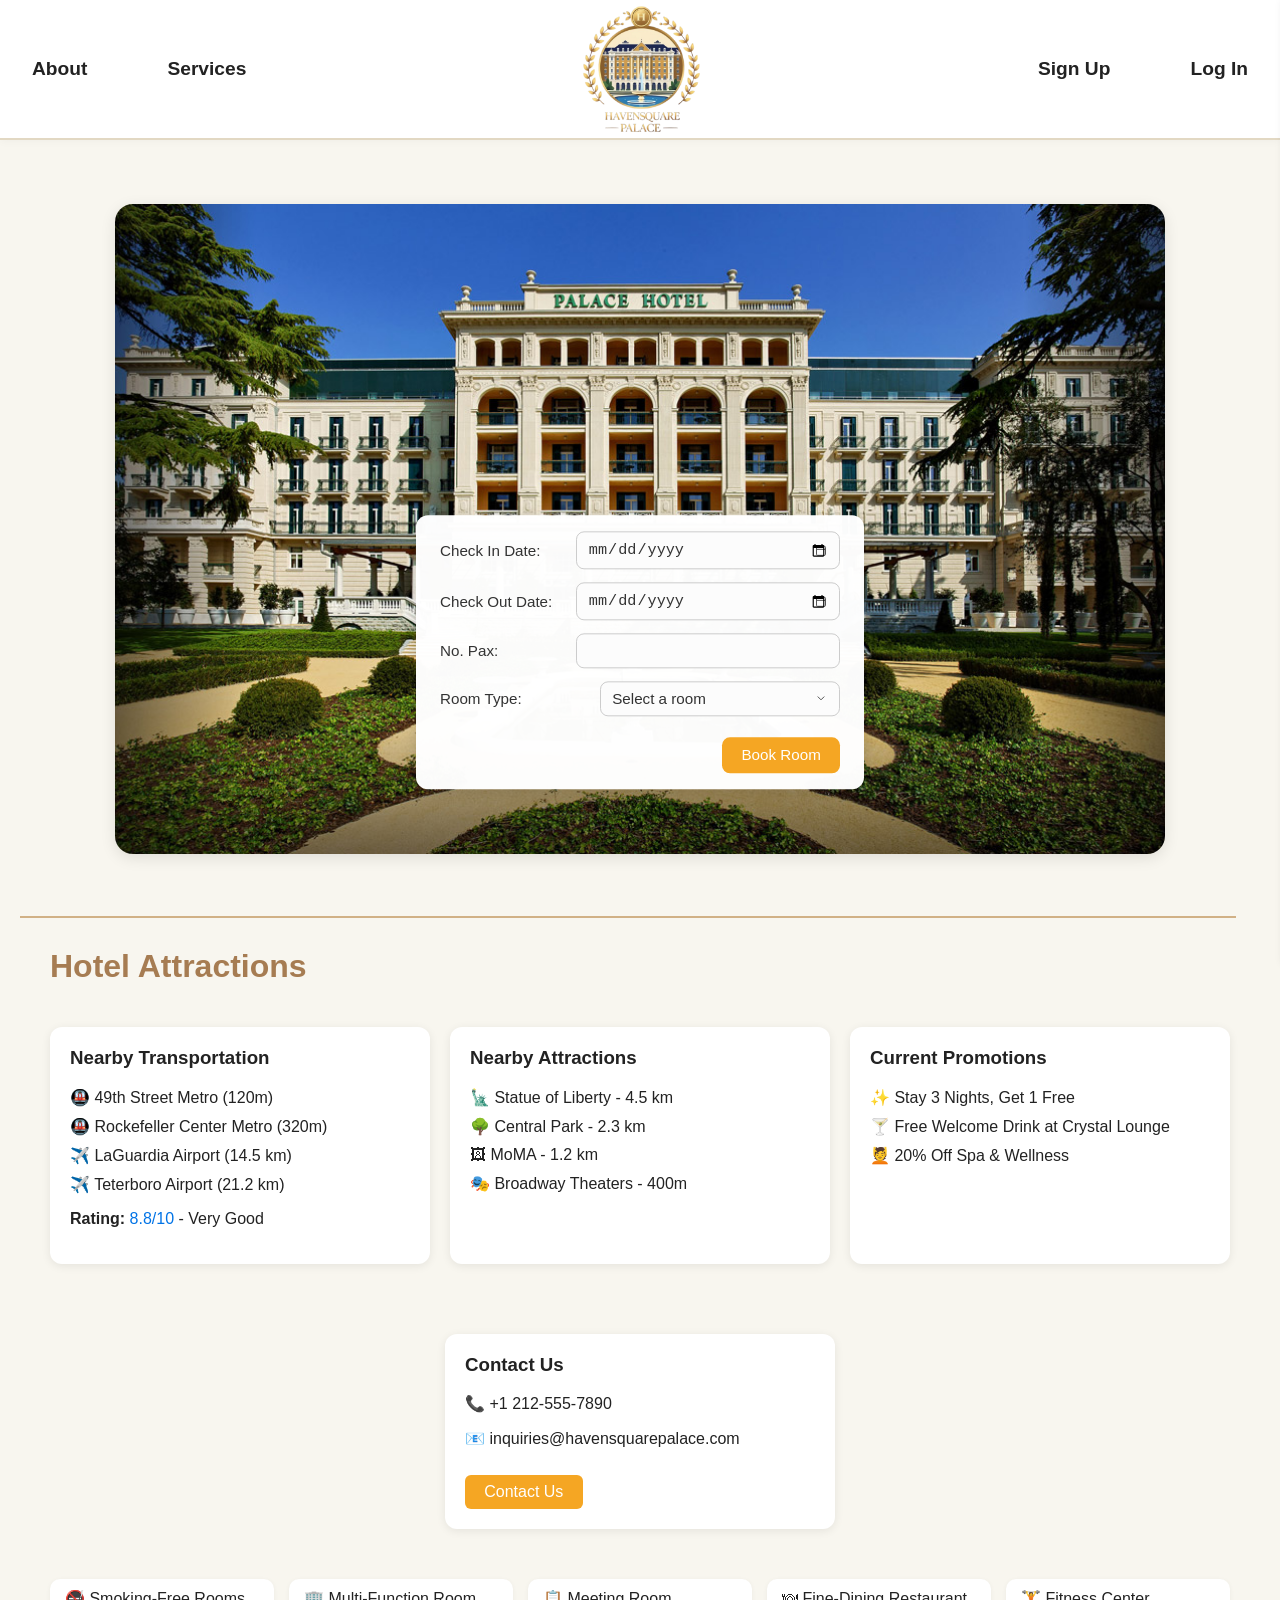
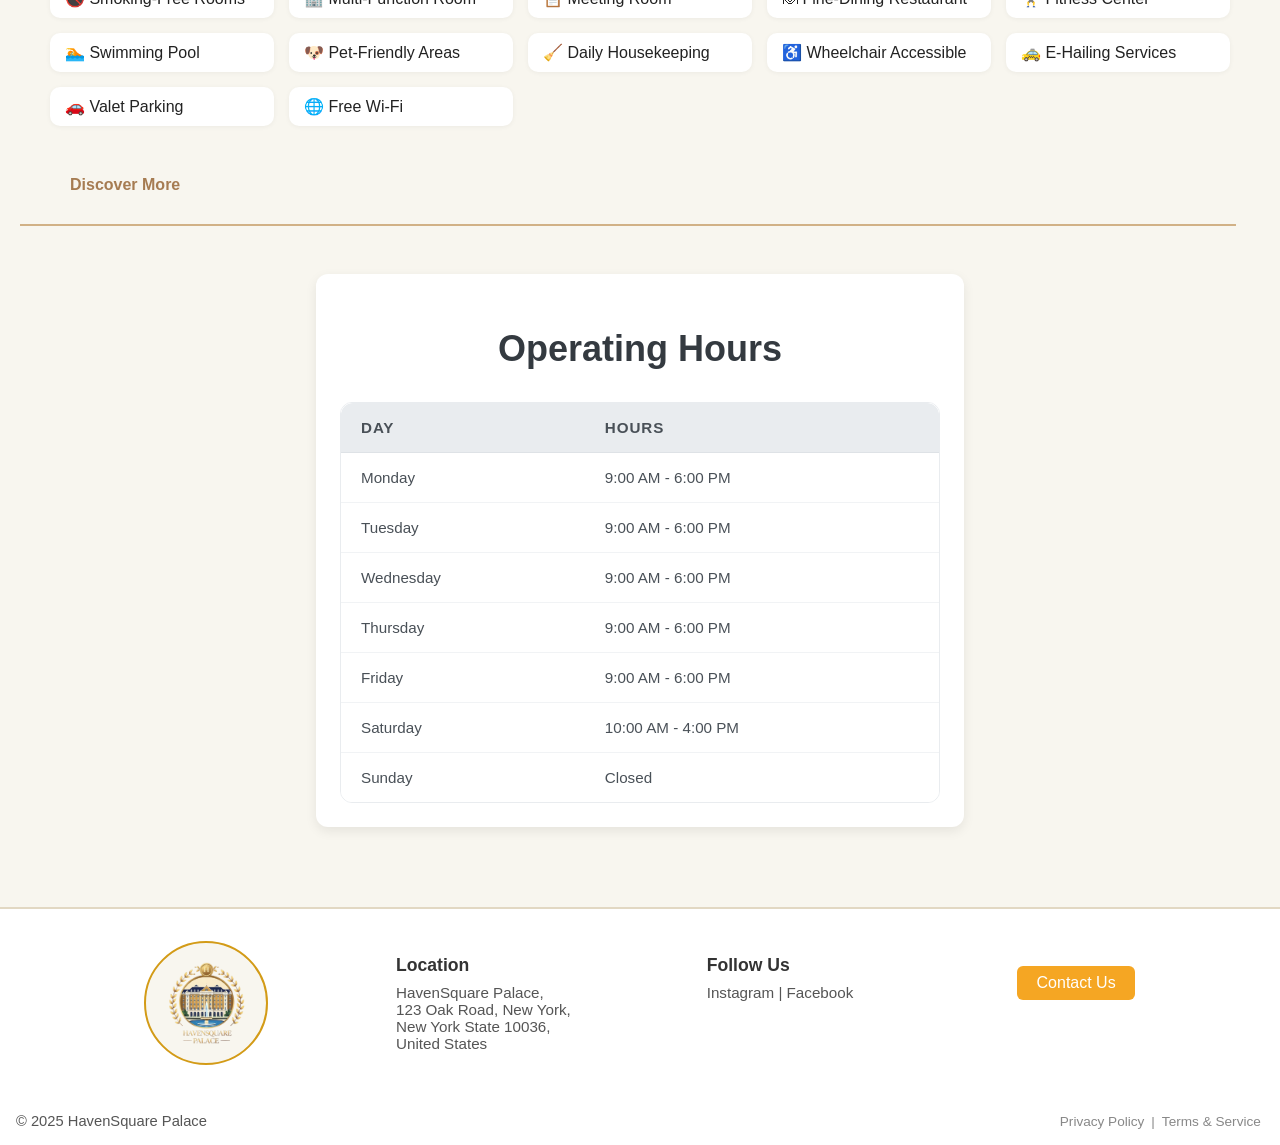
<file: HavenSquare Palace/index.html>
<!DOCTYPE html>
<html lang="en">

<head>
  <meta charset="UTF-8">
  <meta name="viewport" content="width=device-width, initial-scale=1.0">
  <title>HavenSquare Palace</title>
  <link rel="stylesheet" href="css/external_css_styling.css">
  <link rel="stylesheet" href="css/index_styling.css">
  <script src="javascript/script.js" ></script>
  <link rel="icon" href="images/logo.png">
</head>

<body>

  <!--HEADER-->
  <header>

    <!--Top Navigation Bar-->
    <nav class="navbar">
      <ul class="nav-left">
        <li><a href="about.html">About</a></li>
        <li><a href="services.html">Services</a></li>
      </ul>

      <a href="index.html" class="logo"></a> 

      <ul class="nav-right">
        <li><a href="signup.html">Sign Up</a></li>
        <li><a href="login.html">Log In</a></li>
      </ul>

      <div class="hamburger" onclick="toggleMenu()">☰</div>
    </nav>

    <div class="hamburger-pane">
      <div class="close-btn" onclick="toggleMenu()">×</div>
      <ul class="hamburger-links">
        <li><a href="index.html">Home</a></li>
        <li><a href="about.html">About</a></li>
        <li><a href="services.html">Services</a></li>
        <li><a href="contact.html">Contact</a></li>
        <li><a href="signup.html">Sign Up / Log In</a></li>
      </ul>
    </div>

  </header>


  <!--MAIN CONTENT-->
  <main>

    <!--Room Booking Interface on Home Page-->
    <section class="hotel-preview">
      <div class="hopre-image-wrapper">
        <img src="images/hotel.jpg" alt="Hotel" class="preview-image">
        
        <form class="booking-form" action="confirmation.html" method="get">
          <label>Check In Date: <input type="date" name="arrival"></label>
          <label>Check Out Date: <input type="date" name="departure"></label>
          <label>No. Pax: <input type="number" name="pax" min="1" max="10" required></label>

          <label>Room Type:
            <select name="room">
              <option value="" disabled selected>Select a room</option>
              <option>Urban Suite</option>
              <option>Garden Villa</option>
              <option>Skyline Penthouse</option>
              <option>Seaside Retreat</option>
              <option>Heritage Loft</option>
            </select>
          </label>

          <button type="submit">Book Room</button> 
        </form>
      </div>
    </section>

    <div class="divider"></div>
    
    <!--Hotel Attractions-->
    <h1>Hotel Attractions</h1>
    <div class="attraction-container">

      <div class="attraction-box">
        <h3>Nearby Transportation</h3>
        <ul>
          <li>🚇 49th Street Metro (120m)</li>
          <li>🚇 Rockefeller Center Metro (320m)</li>
          <li>✈️ LaGuardia Airport (14.5 km)</li>
          <li>✈️ Teterboro Airport (21.2 km)</li>
        </ul>
        <p><strong>Rating:</strong> <span style="color: #0073e6;">8.8/10</span> - Very Good</p>
      </div>

      <div class="attraction-box">
        <h3>Nearby Attractions</h3>
        <ul>
          <li>🗽 Statue of Liberty - 4.5 km</li>
          <li>🌳 Central Park - 2.3 km</li>
          <li>🖼 MoMA - 1.2 km</li>
          <li>🎭 Broadway Theaters - 400m</li>
        </ul>
      </div>

      <div class="attraction-box">
        <h3>Current Promotions</h3>
        <ul>
          <li>✨ Stay 3 Nights, Get 1 Free</li>
          <li>🍸 Free Welcome Drink at Crystal Lounge</li>
          <li>💆 20% Off Spa & Wellness</li>
        </ul>
      </div>

      <div class="attraction-box">
        <h3>Contact Us</h3>
        <p>📞 +1 212-555-7890</p>
        <p>📧 inquiries@havensquarepalace.com</p>
        <div>
          <a href="contact.html" class="contact-btn">Contact Us</a>
        </div>
      </div>
    </div>

    <!--Amenities-->
    <div class="amenities">
      <div class="amenity-item">🚭 Smoking-Free Rooms</div>
      <div class="amenity-item">🏢 Multi-Function Room</div>
      <div class="amenity-item">📋 Meeting Room</div>
      <div class="amenity-item">🍽 Fine-Dining Restaurant</div>
      <div class="amenity-item">🏋️ Fitness Center</div>
      <div class="amenity-item">🏊 Swimming Pool</div>
      <div class="amenity-item">🐶 Pet-Friendly Areas</div>
      <div class="amenity-item">🧹 Daily Housekeeping</div>
      <div class="amenity-item">♿ Wheelchair Accessible</div>
      <div class="amenity-item">🚕 E-Hailing Services</div>
      <div class="amenity-item">🚗 Valet Parking</div>
      <div class="amenity-item">🌐 Free Wi-Fi</div>
    </div> 

    <!--Discover More Button-->
    <a href="about.html" style="text-decoration: none; color: #a67c52; margin-left: 70px; font-weight: bolder">Discover More</a>

    <div class="divider"></div>

    <!--Business Hours Section-->
    <section class="business-hours-section">
      <div class="hours-container">
        <h2>Operating Hours</h2>

        <div class="hours-table-wrapper">
          <table class="hours-table">
            <thead class="hours-header">
              <tr>
                <th>Day</th>
                <th>Hours</th>
              </tr>
            </thead>

            <tbody class="hours-body">
              <!-- Monday -->
              <tr>
                <td class="hours-day">Monday</td>
                <td class="hours-time">9:00 AM - 6:00 PM</td>
              </tr>

              <!-- Tuesday -->
              <tr>
                <td class="hours-day">Tuesday</td>
                <td class="hours-time">9:00 AM - 6:00 PM</td>
              </tr>

              <!-- Wednesday -->
              <tr>
                <td class="hours-day">Wednesday</td>
                <td class="hours-time">9:00 AM - 6:00 PM</td>
              </tr>

              <!-- Thursday -->
              <tr>
                <td class="hours-day">Thursday</td>
                <td class="hours-time">9:00 AM - 6:00 PM</td>
              </tr>

              <!-- Friday -->
              <tr>
                <td class="hours-day">Friday</td>
                <td class="hours-time">9:00 AM - 6:00 PM</td>
              </tr>

              <!-- Saturday -->
              <tr>
                <td class="hours-day">Saturday</td>
                <td class="hours-time">10:00 AM - 4:00 PM</td>
              </tr>

              <!-- Sunday -->
              <tr>
                <td class="hours-day">Sunday</td>
                <td class="hours-closed">Closed</td>
              </tr>

            </tbody>
          </table>
        </div>
      </div>
    </section>

  </main>


  <!--FOOTER-->
  <footer class="bottom-bar">
    <div class="footer-row">
      <div class="footer-logo">
        <img src="images/logo.png" alt="Company Logo">
      </div>

      <div class="footer-links">
        <div>
          <h3>Location</h3>
          <p>HavenSquare Palace, <br>123 Oak Road, New York, <br>New York State 10036, <br>United States</p>
        </div>

        <div>
          <h3>Follow Us</h3>
          <p>Instagram | Facebook</p>
        </div>

        <div>
          <a href="contact.html" class="contact-btn">Contact Us</a>
        </div>
      </div>
    </div>

    <div class="footer-bottom">
      <span>&copy; 2025 HavenSquare Palace</span>
      <span class="footer-policy">
        <a href="#">Privacy Policy</a> | <a href="#">Terms &amp; Service</a>
      </span>
    </div>
  </footer>

</body>
</html>
</file>
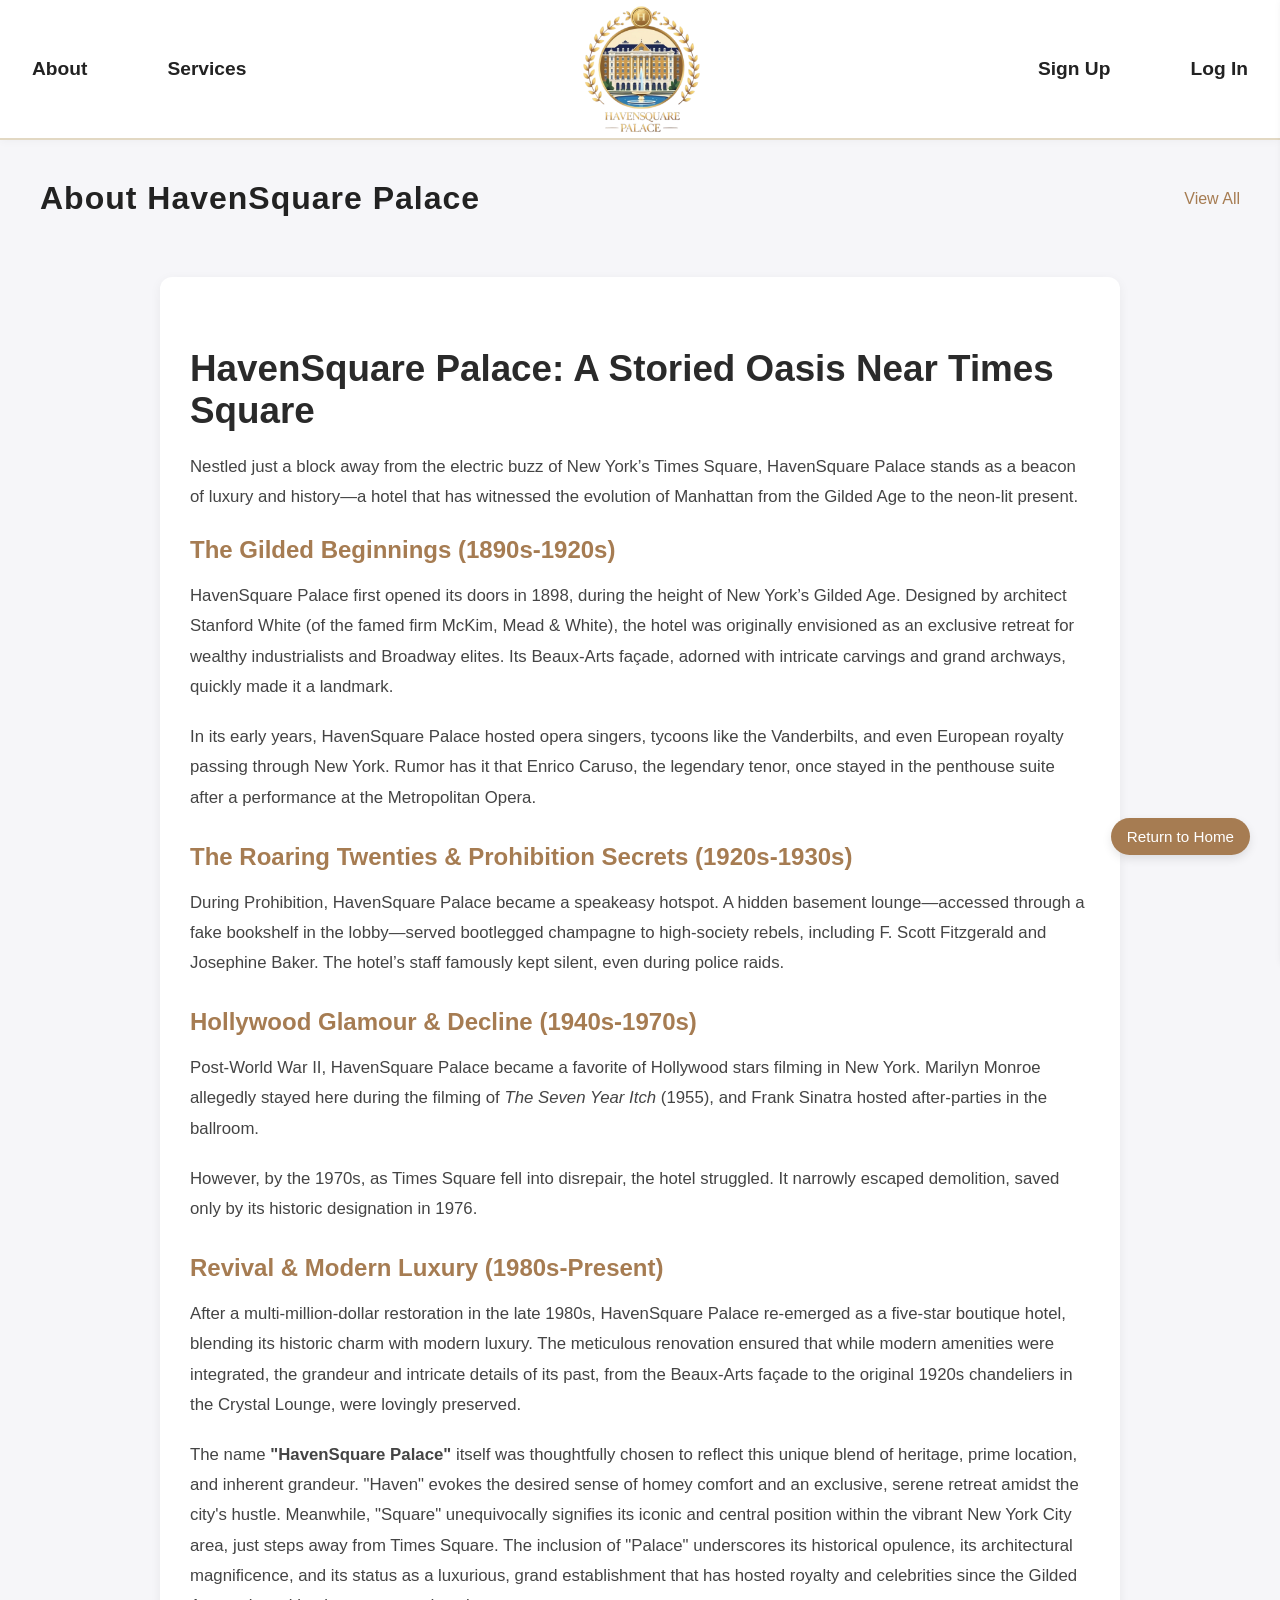
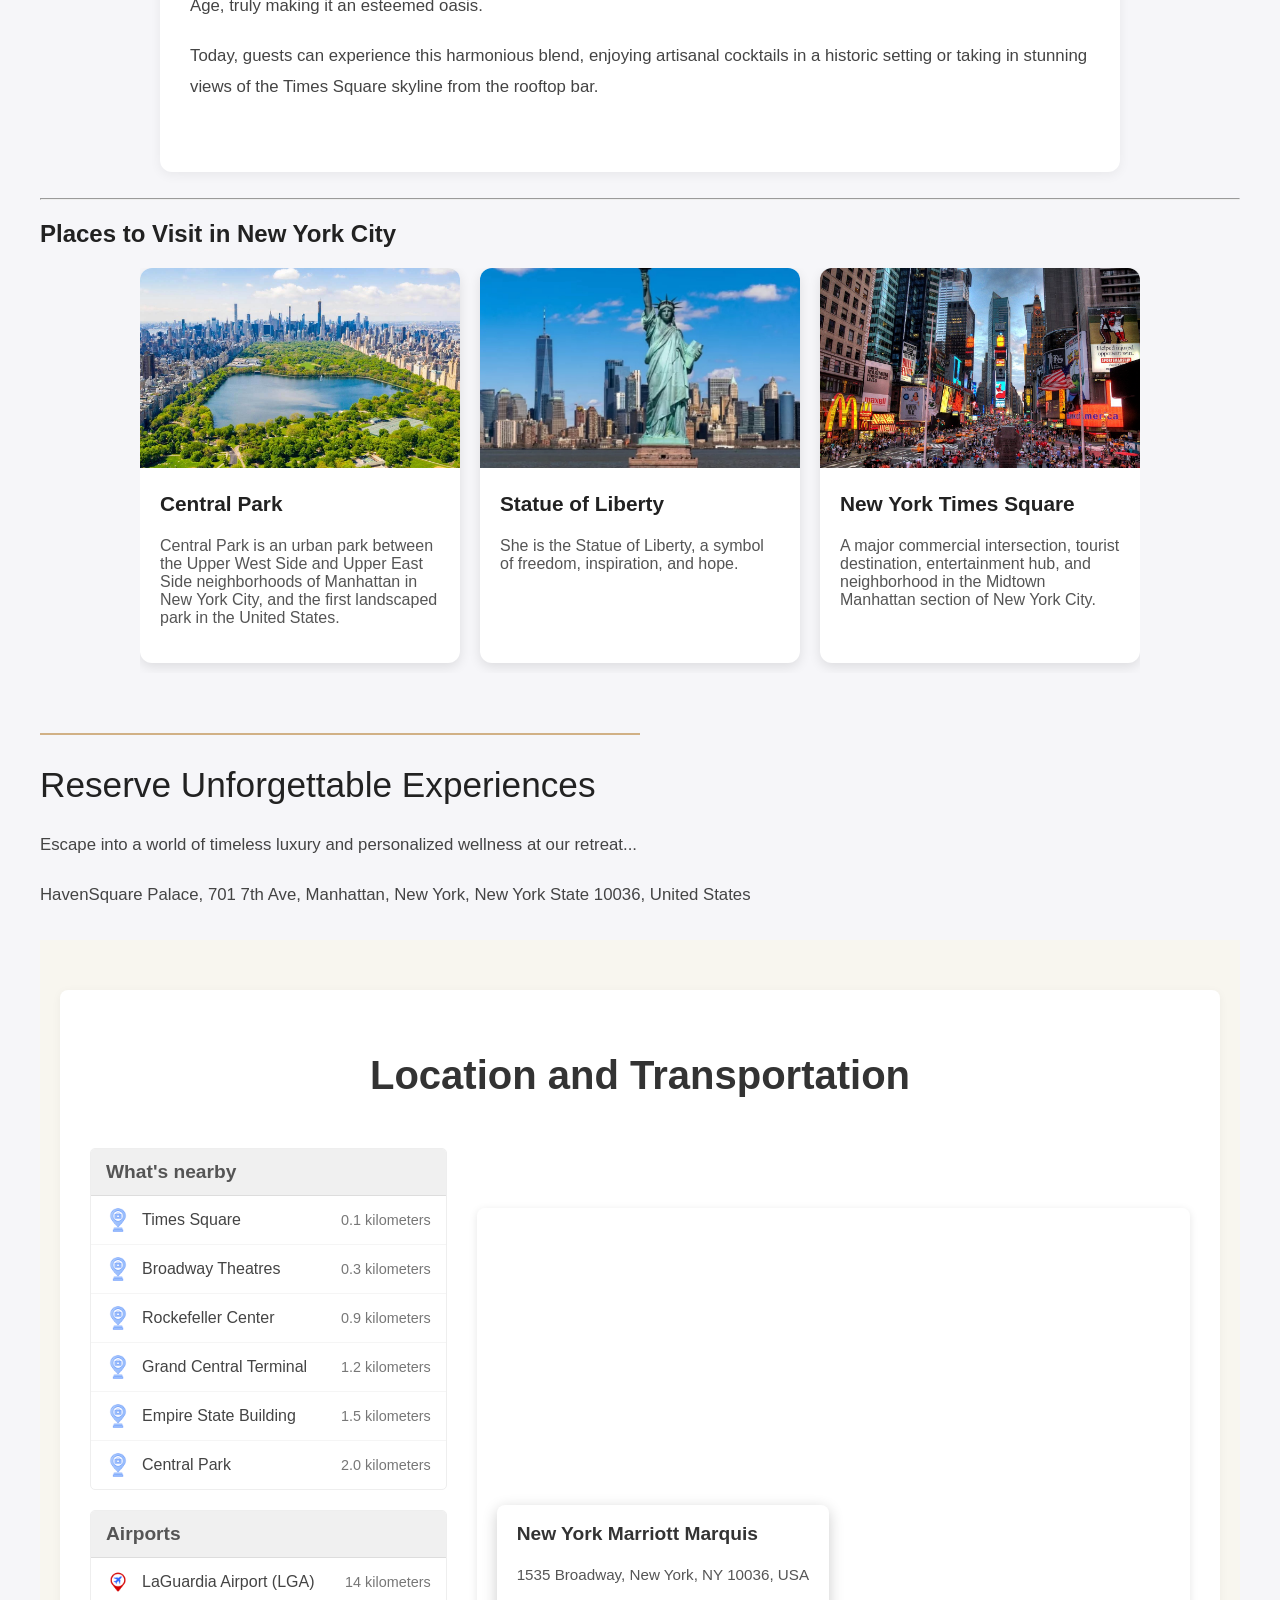
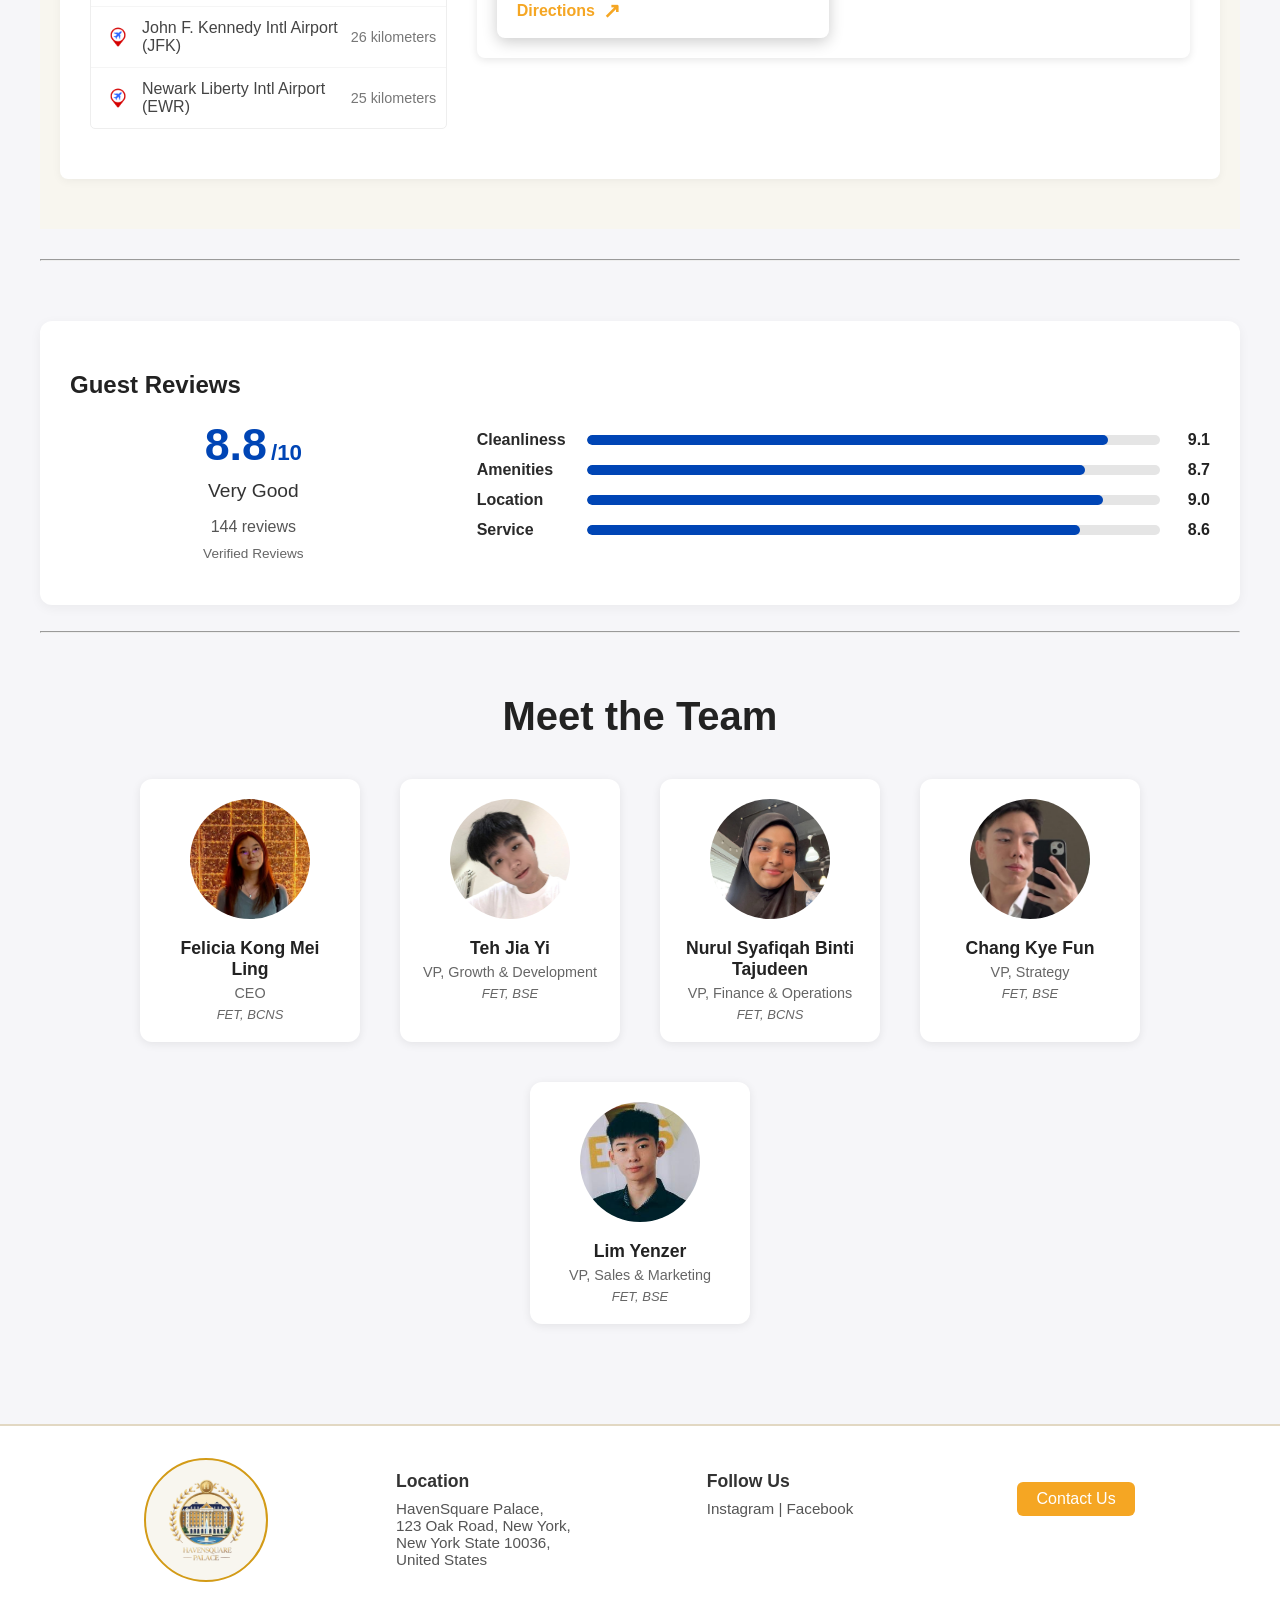
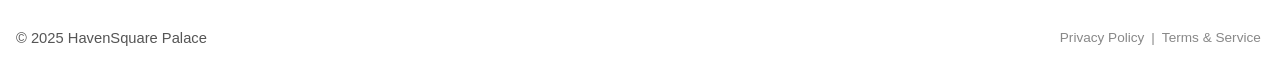
<file: HavenSquare Palace/about.html>
<!DOCTYPE html>
<html lang="en">

<head>
  <meta charset="UTF-8">
  <meta name="viewport" content="width=device-width, initial-scale=1.0">
  <title>About HavenSquare Palace</title>
  <link rel="stylesheet" href="css/external_css_styling.css">
  <link rel="stylesheet" href="css/about_styling.css">
  <script src="javascript/script.js"></script>
  <link rel="icon" href="images/link_icons/about.jpg" type="image/x-icon">
</head>

<body>

  <!--HEADER-->
  <header>

    <!--Top Navigation Bar-->
    <nav class="navbar">
      <ul class="nav-left">
        <li><a href="about.html">About</a></li>
        <li><a href="services.html">Services</a></li>
      </ul>

      <a href="index.html" class="logo"></a> 

      <ul class="nav-right">
        <li><a href="signup.html">Sign Up</a></li>
        <li><a href="login.html">Log In</a></li>
      </ul>

      <div class="hamburger" onclick="toggleMenu()">☰</div>
    </nav>

    <div class="hamburger-pane">
      <div class="close-btn" onclick="toggleMenu()">×</div>
      <ul class="hamburger-links">
        <li><a href="index.html">Home</a></li>
        <li><a href="about.html">About</a></li>
        <li><a href="services.html">Services</a></li>
        <li><a href="contact.html">Contact</a></li>
        <li><a href="signup.html">Sign Up / Log In</a></li>
      </ul>
    </div>

  </header>

  
  <!--MAIN CONTENT-->
  <main>

    <!--About Page-->
    <div class="section-header">
      <h2>About HavenSquare Palace</h2>
      <a href="#">View All</a>
    </div>

    <!--History of HavenSquare Palace-->
    <div class="history-section">
      <h2>HavenSquare Palace: A Storied Oasis Near Times Square</h2>
      <p>Nestled just a block away from the electric buzz of New York’s Times Square, HavenSquare Palace stands as a beacon of luxury and history—a hotel that has witnessed the evolution of Manhattan from the Gilded Age to the neon-lit present.</p>

      <div class="history-period">
        <h3>The Gilded Beginnings (1890s-1920s)</h3>
        <p>HavenSquare Palace first opened its doors in 1898, during the height of New York’s Gilded Age. Designed by architect Stanford White (of the famed firm McKim, Mead & White), the hotel was originally envisioned as an exclusive retreat for wealthy industrialists and Broadway elites. Its Beaux-Arts façade, adorned with intricate carvings and grand archways, quickly made it a landmark.</p>
        <p>In its early years, HavenSquare Palace hosted opera singers, tycoons like the Vanderbilts, and even European royalty passing through New York. Rumor has it that Enrico Caruso, the legendary tenor, once stayed in the penthouse suite after a performance at the Metropolitan Opera.</p>
      </div>

      <div class="history-period">
        <h3>The Roaring Twenties & Prohibition Secrets (1920s-1930s)</h3>
        <p>During Prohibition, HavenSquare Palace became a speakeasy hotspot. A hidden basement lounge—accessed through a fake bookshelf in the lobby—served bootlegged champagne to high-society rebels, including F. Scott Fitzgerald and Josephine Baker. The hotel’s staff famously kept silent, even during police raids.</p>
      </div>

      <div class="history-period">
        <h3>Hollywood Glamour & Decline (1940s-1970s)</h3>
        <p>Post-World War II, HavenSquare Palace became a favorite of Hollywood stars filming in New York. Marilyn Monroe allegedly stayed here during the filming of <em>The Seven Year Itch</em> (1955), and Frank Sinatra hosted after-parties in the ballroom.</p>
        <p>However, by the 1970s, as Times Square fell into disrepair, the hotel struggled. It narrowly escaped demolition, saved only by its historic designation in 1976.</p>
      </div>

      <div class="history-period">
        <h3>Revival & Modern Luxury (1980s-Present)</h3>
        <p>After a multi-million-dollar restoration in the late 1980s, HavenSquare Palace re-emerged as a five-star boutique hotel, blending its historic charm with modern luxury. The meticulous renovation ensured that while modern amenities were integrated, the grandeur and intricate details of its past, from the Beaux-Arts façade to the original 1920s chandeliers in the Crystal Lounge, were lovingly preserved.</p> 
        <p>The name <span style="font-weight: bolder">"HavenSquare Palace"</span> itself was thoughtfully chosen to reflect this unique blend of heritage, prime location, and inherent grandeur. 
          "Haven" evokes the desired sense of homey comfort and an exclusive, serene retreat amidst the city's hustle. Meanwhile, 
          "Square" unequivocally signifies its iconic and central position within the vibrant New York City area, just steps away from Times Square. 
          The inclusion of "Palace" underscores its historical opulence, its architectural magnificence, and its status as a luxurious, grand establishment that has hosted royalty and celebrities since the Gilded Age, truly making it an esteemed oasis.</p>
        <p>Today, guests can experience this harmonious blend, enjoying artisanal cocktails in a historic setting or taking in stunning views of the Times Square skyline from the rooftop bar.</p>
      </div>
    </div>

    <br>
    <hr>

    <!--Nearby Attractions-->
    <h2>Places to Visit in New York City</h3>
    <div class="view-wrapper">
      <div class="view-container">
        <div class="view-card">
          <img src="images/about_images/attractions/centralpark.jpg" alt="Park View">
          <div class="view-info">
            <h3>Central Park</h3>
            <p>Central Park is an urban park between the Upper West Side and Upper East Side neighborhoods of Manhattan in New York City, and the first landscaped park in the United States.</p>
          </div>
        </div>

        <div class="view-card">
          <img src="images/about_images/attractions/liberty.jpg" alt="Statue of Liberty">
          <div class="view-info">
            <h3>Statue of Liberty</h3>
            <p>She is the Statue of Liberty, a symbol of freedom, inspiration, and hope.</p>
          </div>
        </div>

        <div class="view-card">
          <img src="images/about_images/attractions/newyork.jpg" alt="Times Square">
          <div class="view-info">
            <h3>New York Times Square</h3>
            <p>A major commercial intersection, tourist destination, entertainment hub, and neighborhood in the Midtown Manhattan section of New York City.</p>
          </div>
        </div>

      </div>
    </div>


    <!--Location & Transportation-->
    <div class="about-section">
      <div class="divider"></div>
      <h2>Reserve Unforgettable Experiences</h2>
      <p>Escape into a world of timeless luxury and personalized wellness at our retreat...</p>
      <p>HavenSquare Palace, 701 7th Ave, Manhattan, New York, New York State 10036, United States</p>
    </div>

    <section class="location-transportation-section">
      <div class="container">
          <h2>Location and Transportation</h2>

          <div class="content-wrapper">
            <div class="left-panel">
                <div class="section">
                    <h3>What's nearby</h3>
                    <ul>
                      <li>
                        <img src="images/about_images/icons/places.png" alt="Location icon">
                        <span>Times Square</span>
                        <span class="distance">0.1 kilometers</span>
                      </li>

                      <li>
                        <img src="images/about_images/icons/places.png" alt="Location icon">
                        <span>Broadway Theatres</span>
                        <span class="distance">0.3 kilometers</span>
                      </li>

                      <li>
                        <img src="images/about_images/icons/places.png" alt="Location icon">
                        <span>Rockefeller Center</span>
                        <span class="distance">0.9 kilometers</span>
                      </li>

                      <li>
                        <img src="images/about_images/icons/places.png" alt="Location icon">
                        <span>Grand Central Terminal</span>
                        <span class="distance">1.2 kilometers</span>
                      </li>

                      <li>
                        <img src="images/about_images/icons/places.png" alt="Location icon">
                        <span>Empire State Building</span>
                        <span class="distance">1.5 kilometers</span>
                      </li>

                      <li>
                        <img src="images/about_images/icons/places.png" alt="Location icon">
                        <span>Central Park</span>
                        <span class="distance">2.0 kilometers</span>
                      </li>

                    </ul>
                </div>

                <div class="section">
                  <h3>Airports</h3>
                  <ul>
                    <li>
                      <img src="images/about_images/icons/airport.png" alt="Airport icon">
                      <span>LaGuardia Airport (LGA)</span>
                      <span class="distance">14 kilometers</span>
                    </li>
                    <li>
                      <img src="images/about_images/icons/airport.png" alt="Airport icon">
                      <span>John F. Kennedy Intl Airport (JFK)</span>
                      <span class="distance">26 kilometers</span>
                    </li>
                    <li>
                      <img src="images/about_images/icons/airport.png" alt="Airport icon">
                      <span>Newark Liberty Intl Airport (EWR)</span>
                      <span class="distance">25 kilometers</span>
                    </li>
                  </ul>
                </div>
              </div>

              <div class="right-panel">
                <div class="map-container">
                  <iframe
                      src="http://www.google.com/maps/embed?pb=!1m18!1m12!1m3!1d3022.046808757094!2d-73.98770732357778!3d40.75841447139151!2m3!1f0!2f0!3f0!3m2!1i1024!2i768!4f13.1!3m3!1m2!1s0x89c258564177d70b%3A0x6b29f041d21469e7!2sNew%20York%20Marriott%20Marquis!5e0!3m2!1sen!2sus!4v1701234567890!5m2!1sen!2sus"
                      width="600" height="450" style="border:0;" allowfullscreen="" loading="lazy" referrerpolicy="no-referrer-when-downgrade"></iframe>

                  <div class="map-overlay-info">
                      <h3>New York Marriott Marquis</h3>
                      <p>1535 Broadway, New York, NY 10036, USA</p>
                      <a href="http://www.google.com/maps/dir/?api=1&destination=New+York+Marriott+Marquis,+1535+Broadway,+New+York,+NY+10036,+USA" target="_blank" class="directions-link">Directions <span class="arrow">↗</span></a>
                  </div>
                </div>
              </div>
          </div>
      </div>
    </section>

    <hr>

    <!--Guest Reviews & Ratings-->
    <div class="guest-reviews">
      <h2>Guest Reviews</h2>

      <div class="review-container">
        <div class="left-review">
          <div class="score-box">
            <span class="score">8.8</span>
            <span class="out-of">/10</span>
          </div>
          <p class="rating-text">Very Good</p>
          <p class="review-count">144 reviews</p>
          <p class="verified">Verified Reviews</p>
        </div>

        <div class="right-review">
          <div class="rating-row">
            <span>Cleanliness</span>
            <div class="bar-wrapper">
              <div class="bar" style="width: 91%;"></div>
            </div>
            <span class="rating-value">9.1</span>
          </div>

          <div class="rating-row">
            <span>Amenities</span>
            <div class="bar-wrapper">
              <div class="bar" style="width: 87%;"></div>
            </div>
            <span class="rating-value">8.7</span>
          </div>

          <div class="rating-row">
            <span>Location</span>
            <div class="bar-wrapper">
              <div class="bar" style="width: 90%;"></div>
            </div>
            <span class="rating-value">9.0</span>
          </div>

          <div class="rating-row">
            <span>Service</span>
            <div class="bar-wrapper">
              <div class="bar" style="width: 86%;"></div>
            </div>
            <span class="rating-value">8.6</span>
          </div>

        </div>
      </div>
    </div>

    <br>
    <hr>

    <!--Team Info-->
    <div class="team-section">
    <h2>Meet the Team</h2>
      <div class="team-container">
        <div class="team-member">
          <img src="images/about_images/team_images/felicia.jpg" alt="Felicia">
          <h4>Felicia Kong Mei Ling</h4>
          <p>CEO</p>
          <p><span style="font-style: italic; font-size: small;">FET, BCNS</span></p>
        </div>

        <div class="team-member">
          <img src="images/about_images/team_images/jiayi.jpg" alt="Jia Yi">
          <h4>Teh Jia Yi</h4>
          <p>VP, Growth & Development</p>
          <p><span style="font-style: italic; font-size: small;">FET, BSE</span></p>
        </div>

        <div class="team-member">
          <img src="images/about_images/team_images/syafiqah.jpg" alt="Syafiqah">
          <h4>Nurul Syafiqah Binti Tajudeen</h4>
          <p>VP, Finance & Operations</p>
          <p><span style="font-style: italic; font-size: small;">FET, BCNS</span></p>
        </div>

        <div class="team-member">
          <img src="images/about_images/team_images/chang.jpg" alt="Chang">
          <h4>Chang Kye Fun</h4>
          <p>VP, Strategy</p>
          <p><span style="font-style: italic; font-size: small;">FET, BSE</span></p>
        </div>

        <div class="team-member">
          <img src="images/about_images/team_images/yenzer.jpg" alt="Yenzer">
          <h4>Lim Yenzer</h4>
          <p>VP, Sales & Marketing</p>
          <p><span style="font-style: italic; font-size: small;">FET, BSE</span></p>
        </div>

      </div>
    </div>

    <a href="index.html" class="return-home">Return to Home</a>

  </main>


  <!--Footer-->
  <footer class="bottom-bar">
    <div class="footer-row">
      <div class="footer-logo">
        <img src="images/logo.png" alt="Company Logo">
      </div>

      <div class="footer-links">
        <div>
          <h3>Location</h3>
          <p>HavenSquare Palace, <br>123 Oak Road, New York, <br>New York State 10036, <br>United States</p>
        </div>

        <div>
          <h3>Follow Us</h3>
          <p>Instagram | Facebook</p>
        </div>

        <div>
          <a href="contact.html" class="contact-btn">Contact Us</a>
        </div>
      </div>
    </div>

    <div class="footer-bottom">
      <span>&copy; 2025 HavenSquare Palace</span>
      <span class="footer-policy">
        <a href="#">Privacy Policy</a> | <a href="#">Terms &amp; Service</a>
      </span>
    </div>
  </footer>

</body>
</html>
</file>
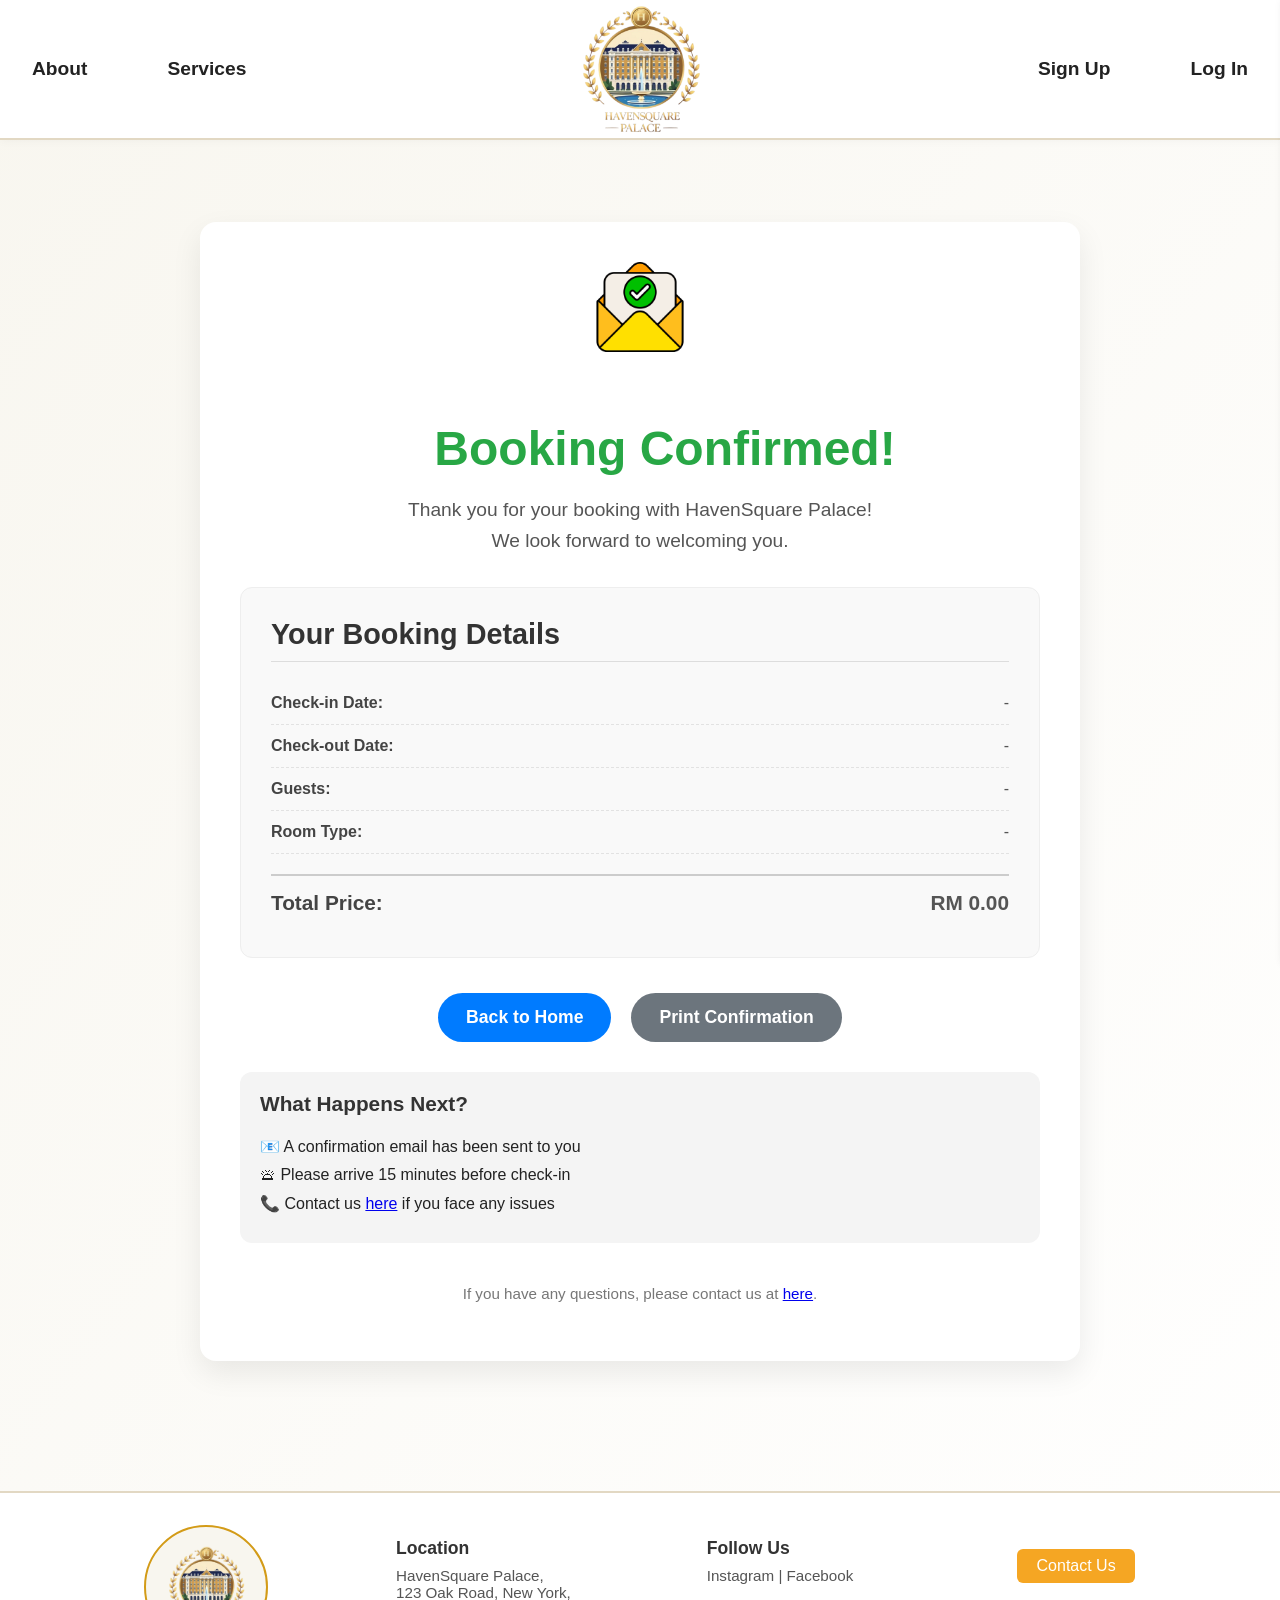
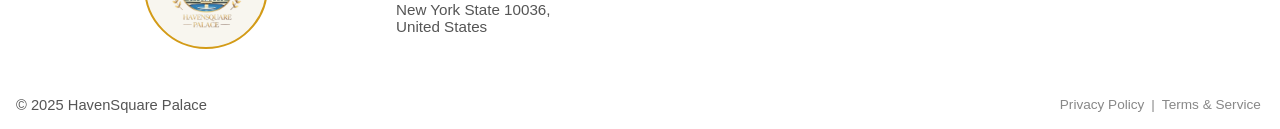
<file: HavenSquare Palace/confirmation.html>
<!DOCTYPE html>
<html lang="en">
<head>
  <meta charset="UTF-8" />
  <meta name="viewport" content="width=device-width, initial-scale=1.0"/>
  <title>Booking Confirmation</title>
  <link rel="stylesheet" href="css/external_css_styling.css">
  <link rel="stylesheet" href="css/confirmation_styling.css" />
  <script src="javascript/confirmation.js" ></script>
  <script src="javascript/script.js" ></script>
  <link rel="icon" href="images/link_icons/confirmation.png" type="image/x-icon">
</head>

<body>

  <!--HEADER-->
  <header>

    <!--Top Navigation Bar-->
    <nav class="navbar">
      <ul class="nav-left">
        <li><a href="about.html">About</a></li>
        <li><a href="services.html">Services</a></li>
      </ul>

      <a href="index.html" class="logo"></a> 

      <ul class="nav-right">
        <li><a href="signup.html">Sign Up</a></li>
        <li><a href="login.html">Log In</a></li>
      </ul>

      <div class="hamburger" onclick="toggleMenu()">☰</div>
    </nav>

    <div class="hamburger-pane">
      <div class="close-btn" onclick="toggleMenu()">×</div>
      <ul class="hamburger-links">
        <li><a href="index.html">Home</a></li>
        <li><a href="about.html">About</a></li>
        <li><a href="services.html">Services</a></li>
        <li><a href="contact.html">Contact</a></li>
        <li><a href="signup.html">Sign Up / Log In</a></li>
      </ul>
    </div>

  </header>


  <!--MAIN CONTENT-->
  <main class="confirmation-page-main">
    <section class="confirmation-section">
      <div class="container">

        <img src="images/link_icons/confirmation.png" alt="Booking Success" class="confirmation-icon" />

        <h1 class="confirmation-title">Booking Confirmed!</h1>
        <p class="confirmation-message">
          Thank you for your booking with HavenSquare Palace!<br />
          We look forward to welcoming you.
        </p>

        <div class="booking-details-card">
          <h2>Your Booking Details</h2>
          <div class="detail-item">
            <span>Check-in Date:</span>
            <span id="display-checkin">-</span>
          </div>
          <div class="detail-item">
            <span>Check-out Date:</span>
            <span id="display-checkout">-</span>
          </div>
          <div class="detail-item">
            <span>Guests:</span>
            <span id="display-guests">-</span>
          </div>
          <div class="detail-item">
            <span>Room Type:</span>
            <span id="display-room-type">-</span>
          </div>
          <div class="detail-item total-price">
            <span>Total Price:</span>
            <span id="display-total-price">RM 0.00</span>
          </div>
        </div>

        <div class="confirmation-actions">
          <a href="index.html" class="back-home-btn">Back to Home</a>
          <button class="print-booking-btn" onclick="window.print()">Print Confirmation</button>
        </div>

        <div class="next-steps">
          <h3>What Happens Next?</h3>
          <ul>
            <li>📧 A confirmation email has been sent to you</li>
            <li>🛎 Please arrive 15 minutes before check-in</li>
            <li>📞 Contact us <a href="contact.html">here</a> if you face any issues </a></li></li>
          </ul>
        </div>

        <p class="further-info">
          If you have any questions, please contact us at <a href="contact.html">here</a>.
        </p>
      </div>
    </section>
  </main>


  <!--FOOTER-->
  <footer class="bottom-bar">
    <div class="footer-row">
      <div class="footer-logo">
        <img src="images/logo.png" alt="Company Logo">
      </div>

      <div class="footer-links">
        <div>
          <h3>Location</h3>
          <p>HavenSquare Palace, <br>123 Oak Road, New York, <br>New York State 10036, <br>United States</p>
        </div>

        <div>
          <h3>Follow Us</h3>
          <p>Instagram | Facebook</p>
        </div>

        <div>
          <a href="contact.html" class="contact-btn">Contact Us</a>
        </div>
      </div>
    </div>

    <div class="footer-bottom">
      <span>&copy; 2025 HavenSquare Palace</span>
      <span class="footer-policy">
        <a href="#">Privacy Policy</a> | <a href="#">Terms &amp; Service</a>
      </span>
    </div>
  </footer>

</body>
</html>
</file>
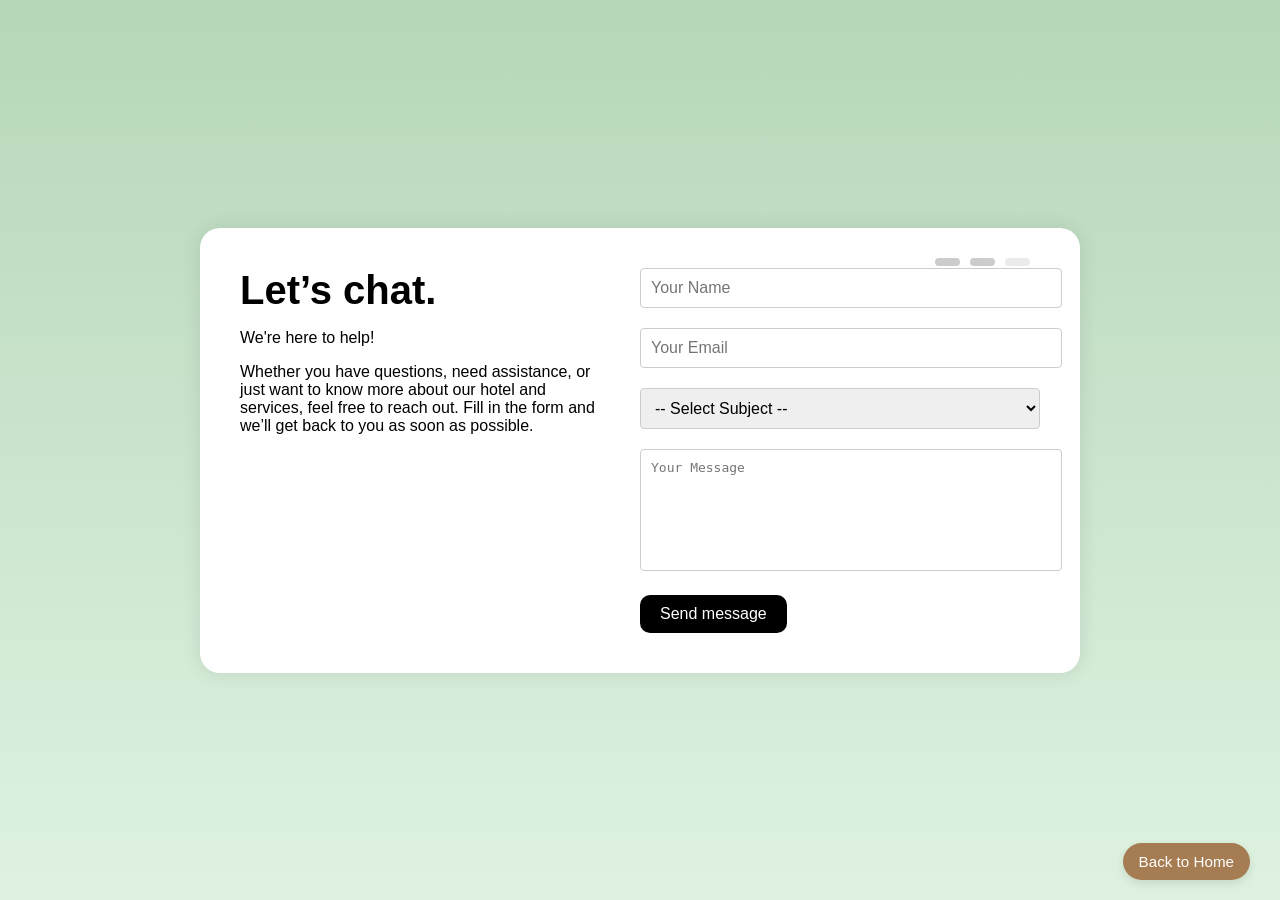
<file: HavenSquare Palace/contact.html>
<!DOCTYPE html>
<html lang="en">

<head>
  <meta charset="UTF-8">
  <title>Let's Chat Form</title>
  <link rel="stylesheet" href="css/contact_styling.css">
  <script src="javascript/contact.js"></script>
  <link rel="icon" href="images/link_icons/contact.png" type="image/x-icon">
</head>

<body>

  <div class="form-container">

    <!--Left Side of Container-->
    <div class="form-left">
      <h1>Let’s chat.</h1>
      <p>We're here to help!</p>
      <p>Whether you have questions, need assistance, or just want to know more about our hotel and services, feel free to reach out. Fill in the form and we’ll get back to you as soon as possible.</p>
    </div>

    <!--Right Side of Container-->
    <div class="form-right">
      <form onsubmit="return validateForm();">
        <div class="form-group">
          <input type="text" id="name" placeholder="Your Name">
          <div class="error" id="nameError"></div>
        </div>

        <div class="form-group">
          <input type="email" id="email" placeholder="Your Email">
          <div class="error" id="emailError"></div>
        </div>

        <div class="form-group">
          <select id="subject">
            <option value="">-- Select Subject --</option>
            <option value="general">General Inquiry</option>
            <option value="support">Support</option>
            <option value="feedback">Feedback</option>
          </select>
          <div class="error" id="subjectError"></div>
        </div>

        <div class="form-group">
          <textarea id="message" placeholder="Your Message"></textarea>
          <div class="error" id="messageError"></div>
        </div>

        <button class="submit-btn" type="submit">Send message</button>
      
      </form>
    </div>

     <a href="index.html" class="return-home"> Back to Home</a>

    <div class="nav-dots">
      <div class="dot"></div>
      <div class="dot"></div>
      <div class="dot" style="opacity: 0.4;"></div>
    </div>
    
  </div>

</body>
</html>
</file>
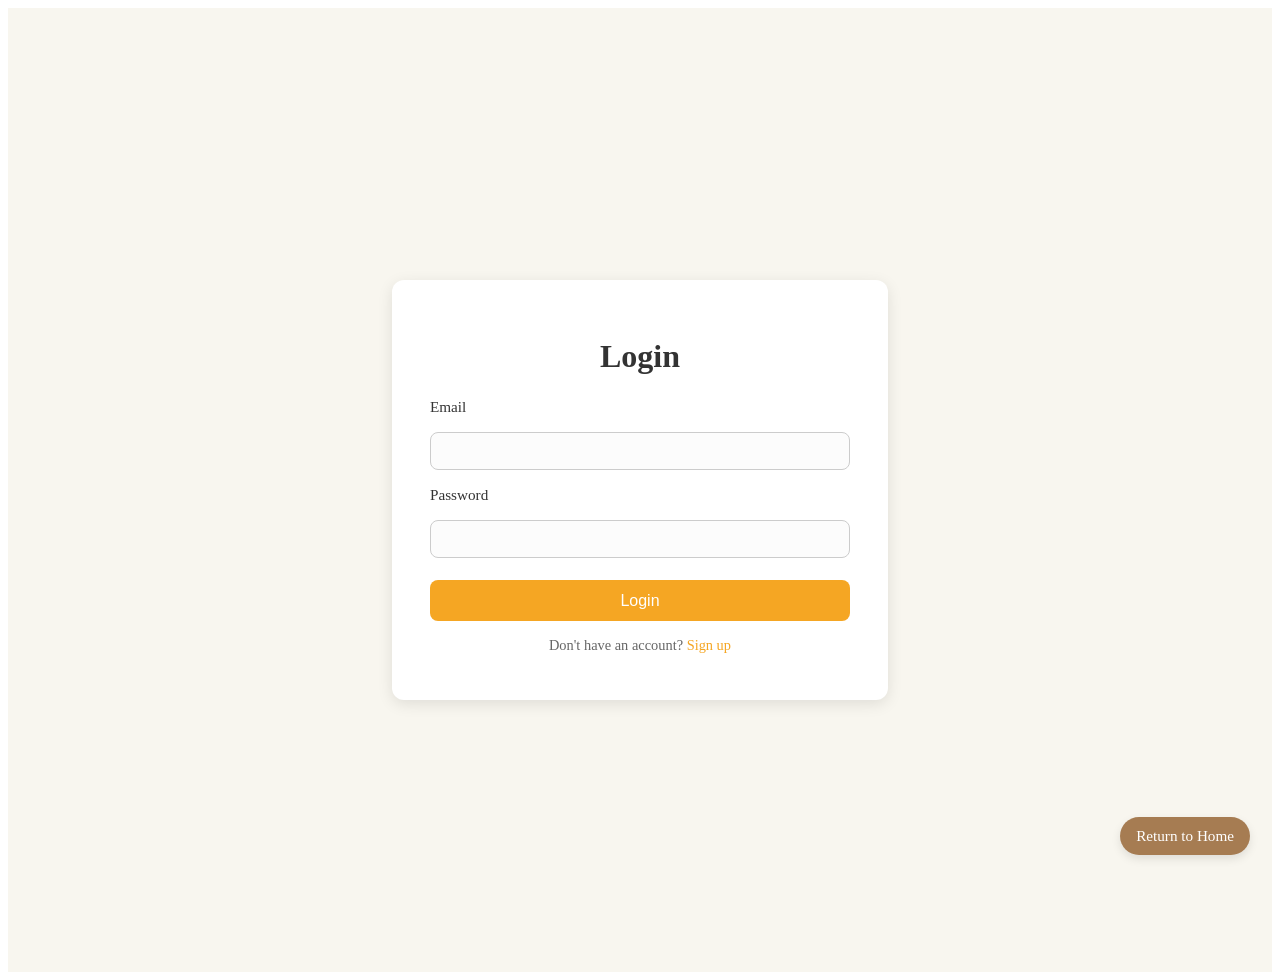
<file: HavenSquare Palace/login.html>
<!DOCTYPE html>
<html lang="en">

<head>
  <meta charset="UTF-8">
  <meta name="viewport" content="width=device-width, initial-scale=1.0">
  <title>Login</title>
  <link rel="stylesheet" href="css/signup_login_styling.css">
  <script src="javascript/login.js"></script>
  <link rel="icon" href="images/link_icons/login.png" type="image/x-icon">

</head>

<body>
 <div class="auth-container">
    <div class="auth-box">
      <h2>Login</h2>
      <form id="login-form">
        <label for="email">Email</label>
        <input type="email" id="email" required>

        <label for="password">Password</label>
        <input type="password" id="password" required>

        <button type="submit">Login</button>
      </form>

      <p class="switch-link">
        Don't have an account? <a href="signup.html">Sign up</a>
      </p>
    </div>
  </div>

    <a href="index.html" class="return-home">Return to Home</a>

</body>
</html>
</file>
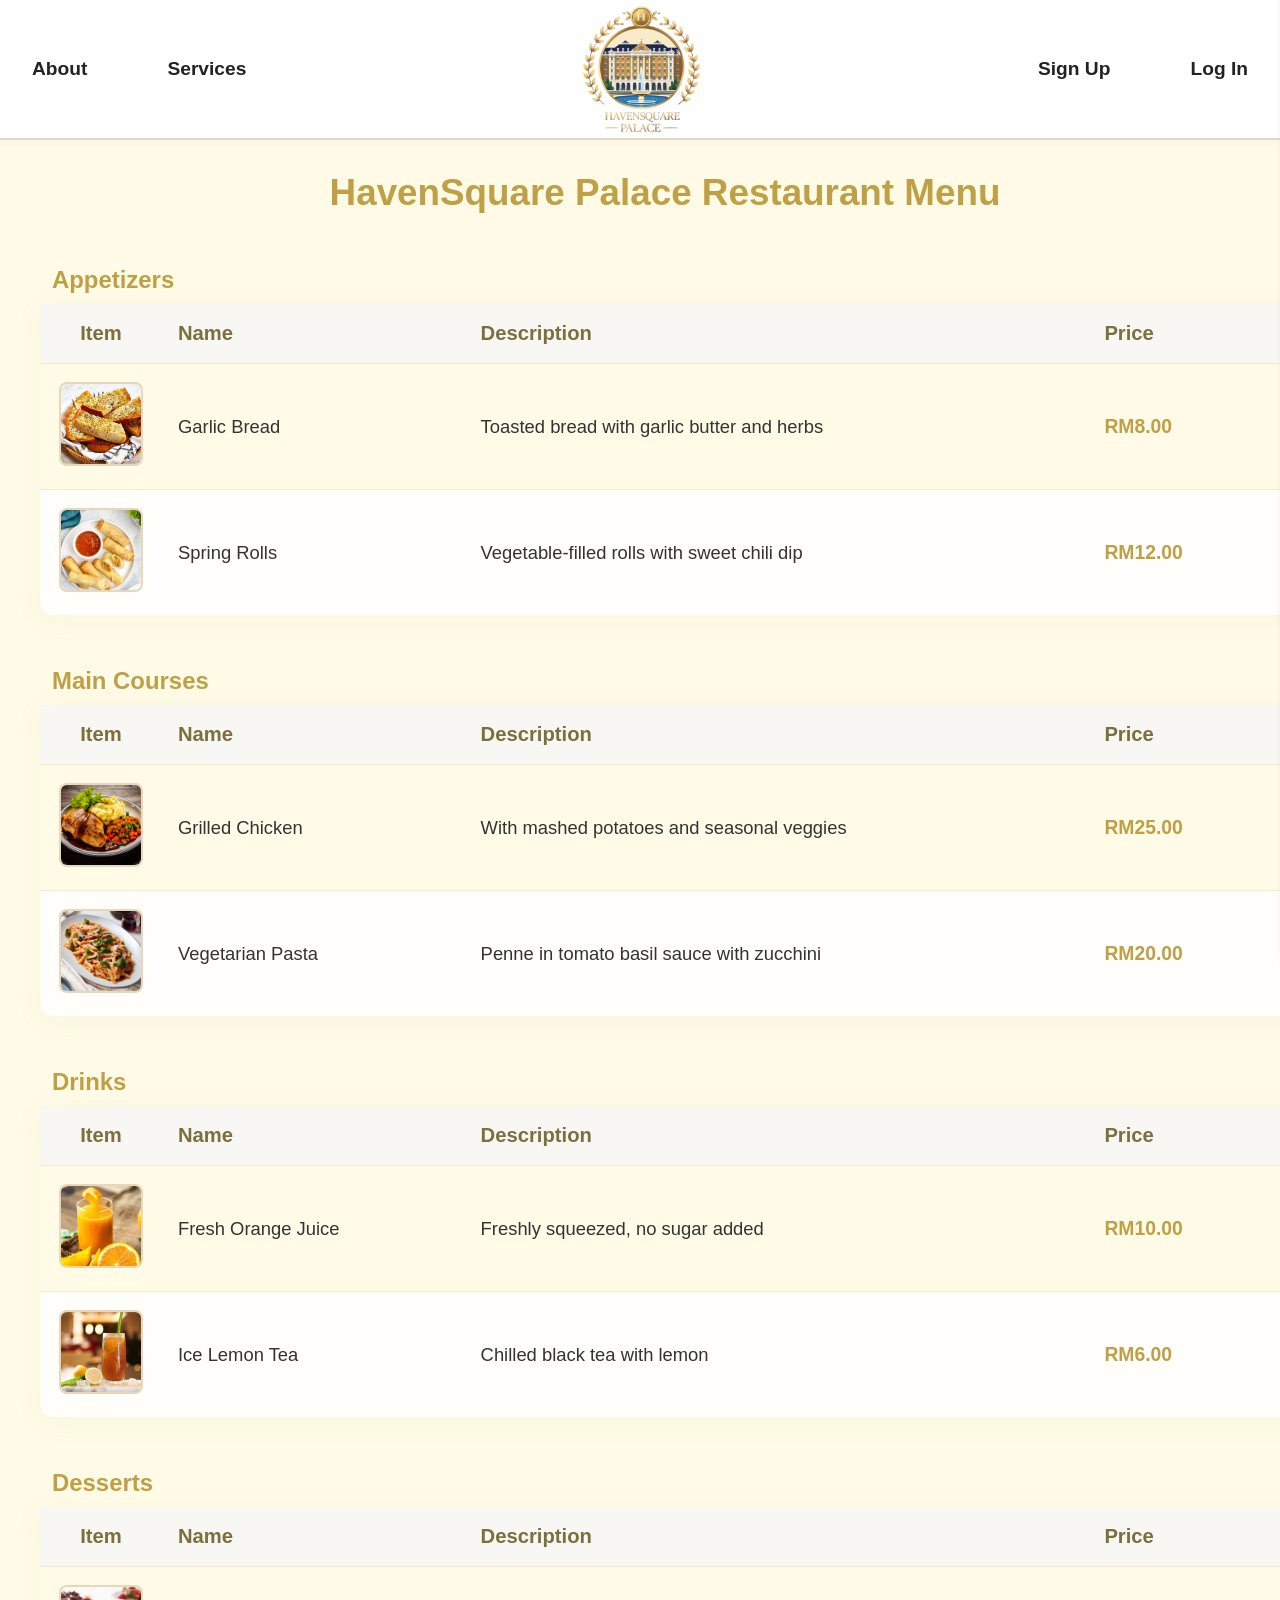
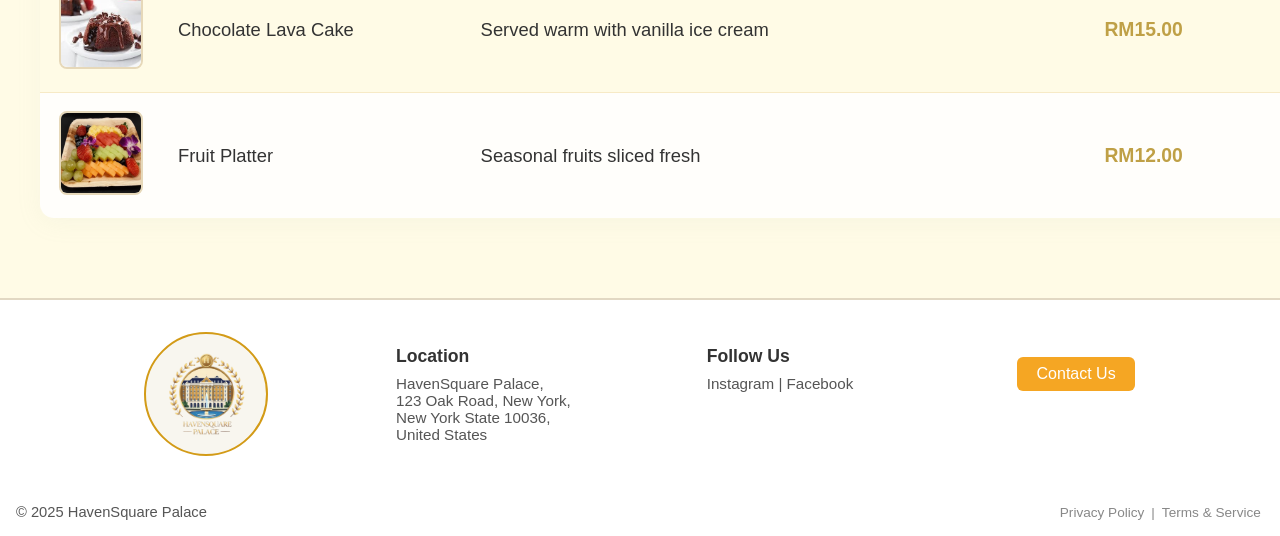
<file: HavenSquare Palace/menu.html>
<!DOCTYPE html>
<html lang="en">

<head>
  <meta charset="UTF-8">
  <meta name="viewport" content="width=device-width, initial-scale=1.0">
  <title>HavenSquare Palace Restaurant Menu</title>
  <link rel="stylesheet" href="css/external_css_styling.css">
  <link rel="stylesheet" href="css/menu_css_styling.css">
  <script src="javascript/script.js" ></script>
  <link rel="icon" href="images/link_icons/menu.jpg" type="image/x-icon">
</head>

<body>

  <!--HEADER-->
  <header>

    <!--Top Navigation Bar-->
    <nav class="navbar">
      <ul class="nav-left">
        <li><a href="about.html">About</a></li>
        <li><a href="services.html">Services</a></li>
      </ul>

      <a href="index.html" class="logo"></a> 

      <ul class="nav-right">
        <li><a href="signup.html">Sign Up</a></li>
        <li><a href="login.html">Log In</a></li>
      </ul>

      <div class="hamburger" onclick="toggleMenu()">☰</div>
    </nav>

    <div class="hamburger-pane">
      <div class="close-btn" onclick="toggleMenu()">×</div>
      <ul class="hamburger-links">
        <li><a href="index.html">Home</a></li>
        <li><a href="about.html">About</a></li>
        <li><a href="services.html">Services</a></li>
        <li><a href="contact.html">Contact</a></li>
        <li><a href="signup.html">Sign Up / Log In</a></li>
      </ul>
    </div>

  </header>


  <!--MAIN CONTENT-->
  <main>
    <h1>HavenSquare Palace Restaurant Menu</h1>

    <!--Appetizers-->
    <table>
      <caption>Appetizers</caption>
      <tr>
        <th>Item</th>
        <th>Name</th>
        <th>Description</th>
        <th>Price</th>
      </tr>
      <tr>
        <td><img src="images/services_images/restaurant_images/garlic_bread.jpg" alt="Garlic Bread" class="dish-image"></td>
        <td>Garlic Bread</td>
        <td>Toasted bread with garlic butter and herbs</td>
        <td class="price">RM8.00</td>
      </tr>
      <tr>
        <td><img src="images/services_images/restaurant_images/spring_rolls.jpg" alt="Spring Rolls" class="dish-image"></td>
        <td>Spring Rolls</td>
        <td>Vegetable-filled rolls with sweet chili dip</td>
        <td class="price">RM12.00</td>
      </tr>
    </table>


    <!--Main Courses-->
    <table>
      <caption>Main Courses</caption>
      <tr>
        <th>Item</th>
        <th>Name</th>
        <th>Description</th>
        <th>Price</th>
      </tr>
      <tr>
        <td><img src="images/services_images/restaurant_images/grilled_chicken.jpg" alt="Grilled Chicken" class="dish-image"></td>
        <td>Grilled Chicken</td>
        <td>With mashed potatoes and seasonal veggies</td>
        <td class="price">RM25.00</td>
      </tr>
      <tr>
        <td><img src="images/services_images/restaurant_images/vegetarian_pasta.jpg" alt="Vegetarian Pasta" class="dish-image"></td>
        <td>Vegetarian Pasta</td>
        <td>Penne in tomato basil sauce with zucchini</td>
        <td class="price">RM20.00</td>
      </tr>
    </table>


    <!--Drinks-->
    <table>
      <caption>Drinks</caption>
      <tr>
        <th>Item</th>
        <th>Name</th>
        <th>Description</th>
        <th>Price</th>
      </tr>
      <tr>
        <td><img src="images/services_images/restaurant_images/orange_juice.jpeg" alt="Fresh Orange Juices" class="dish-image"></td>
        <td>Fresh Orange Juice</td>
        <td>Freshly squeezed, no sugar added</td>
        <td class="price">RM10.00</td>
      </tr>
      <tr>
        <td><img src="images/services_images/restaurant_images/ice_lemon_tea.jpg" alt="Ice Lemon Tea" class="dish-image"></td>
        <td>Ice Lemon Tea</td>
        <td>Chilled black tea with lemon</td>
        <td class="price">RM6.00</td>
      </tr>
    </table>


    <!--Desserts-->
    <table>
      <caption>Desserts</caption>
      <tr>
        <th>Item</th>
        <th>Name</th>
        <th>Description</th>
        <th>Price</th>
      </tr>
      <tr>
        <td><img src="images/services_images/restaurant_images/chocolate_lava_cake.jpeg" alt="Chocolate Lava Cake" class="dish-image"></td>
        <td>Chocolate Lava Cake</td>
        <td>Served warm with vanilla ice cream</td>
        <td class="price">RM15.00</td>
      </tr>
      <tr>
          <td><img src="images/services_images/restaurant_images/fruit_platter.jpg" alt="Fruit Platter" class="dish-image"></td>
        <td>Fruit Platter</td>
        <td>Seasonal fruits sliced fresh</td>
        <td class="price">RM12.00</td>
      </tr>
    </table>
  
  </main>
  

  <!--FOOTER-->
  <footer class="bottom-bar">
    <div class="footer-row">
      <div class="footer-logo">
        <img src="images/logo.png" alt="Company Logo">
      </div>

      <div class="footer-links">
        <div>
          <h3>Location</h3>
          <p>HavenSquare Palace, <br>123 Oak Road, New York, <br>New York State 10036, <br>United States</p>
        </div>

        <div>
          <h3>Follow Us</h3>
          <p>Instagram | Facebook</p>
        </div>

        <div>
          <a href="contact.html" class="contact-btn">Contact Us</a>
        </div>
      </div>
    </div>

    <div class="footer-bottom">
      <span>&copy; 2025 HavenSquare Palace</span>
      <span class="footer-policy">
        <a href="#">Privacy Policy</a> | <a href="#">Terms &amp; Service</a>
      </span>
    </div>
  </footer>

</body>
</html>
</file>
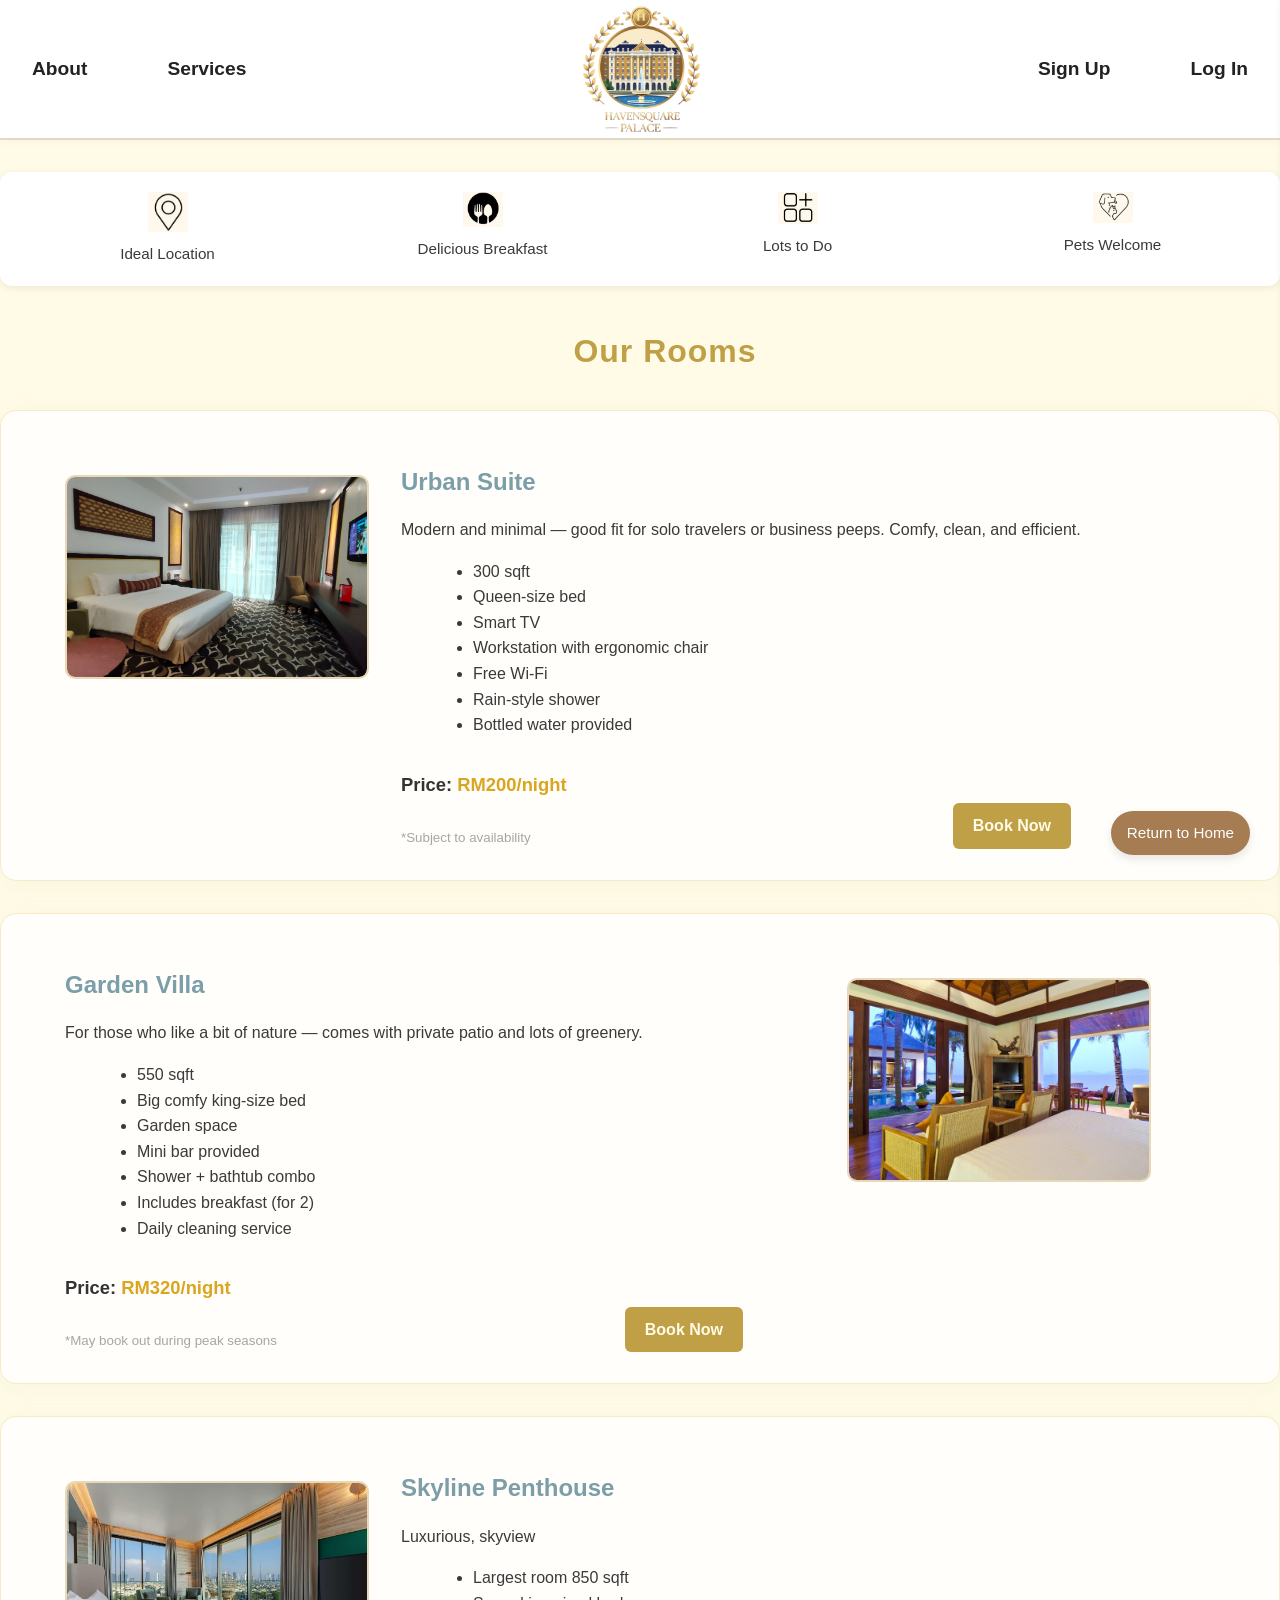
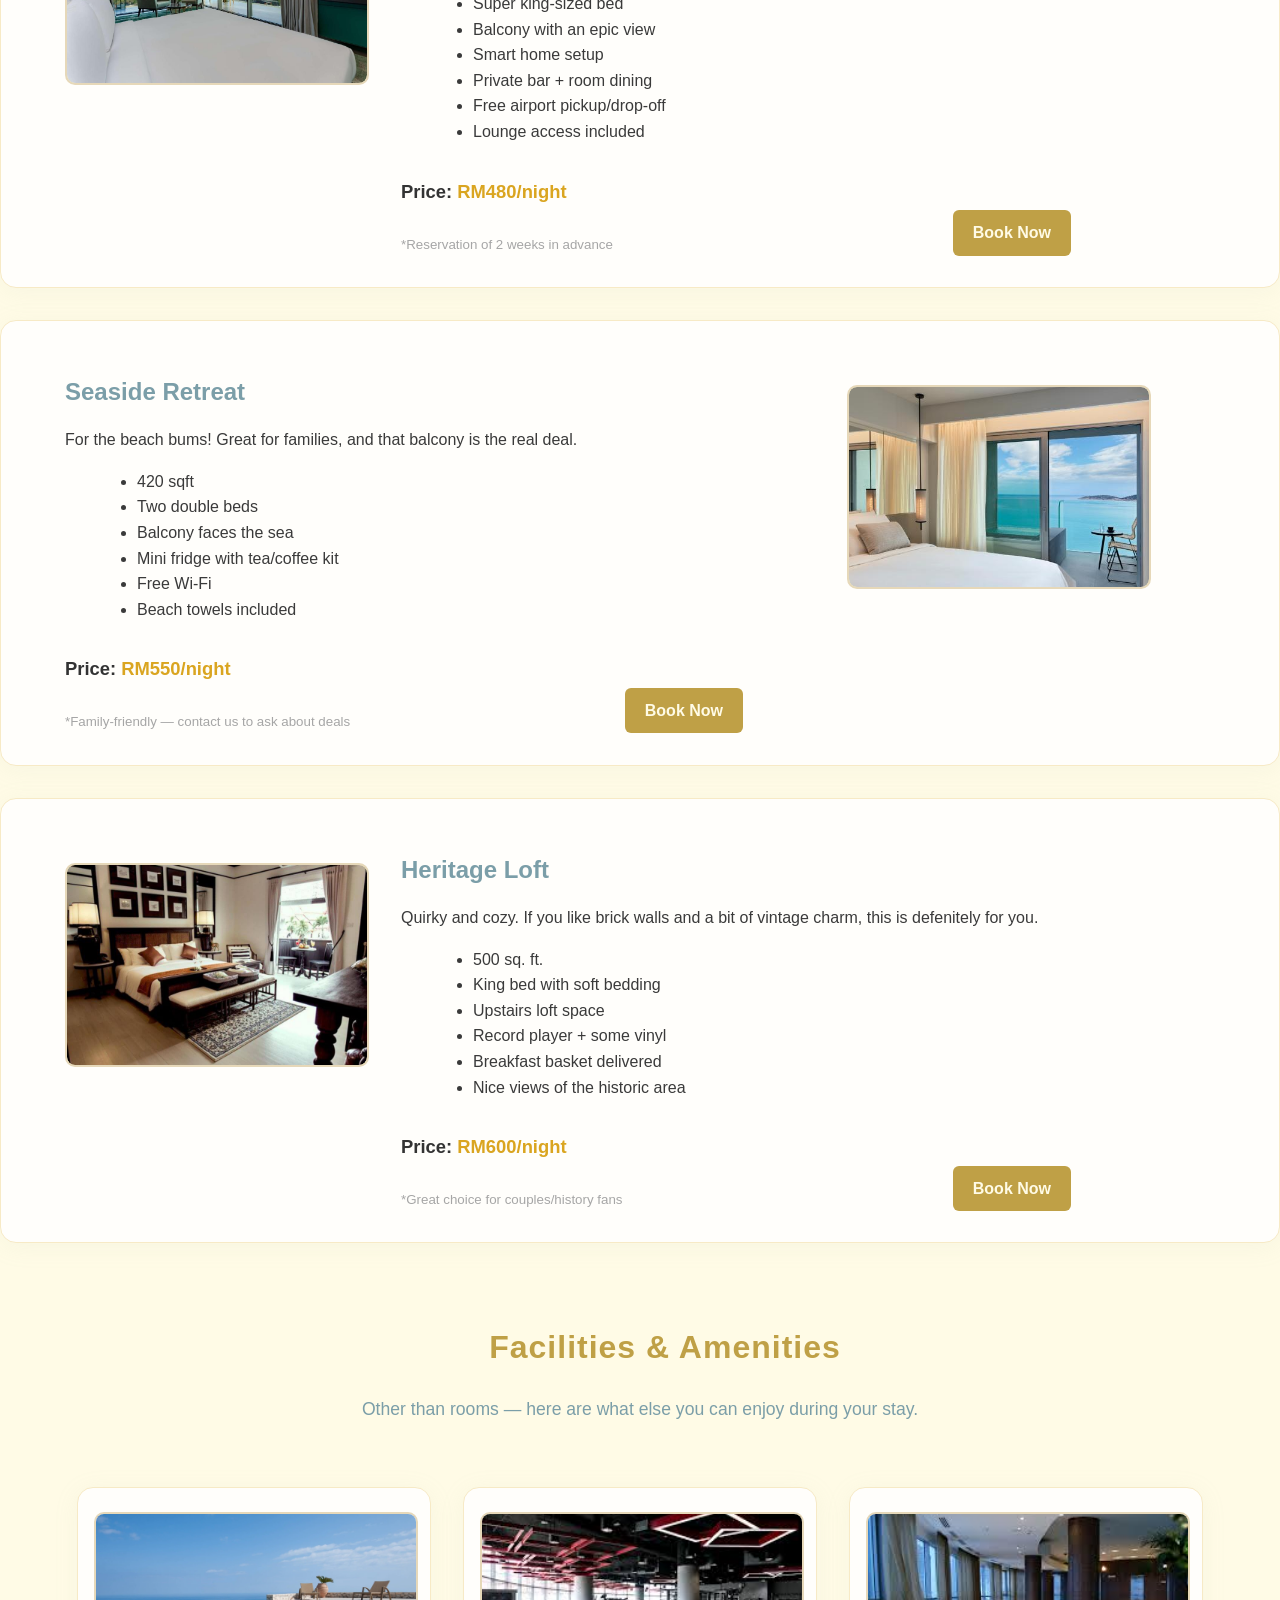
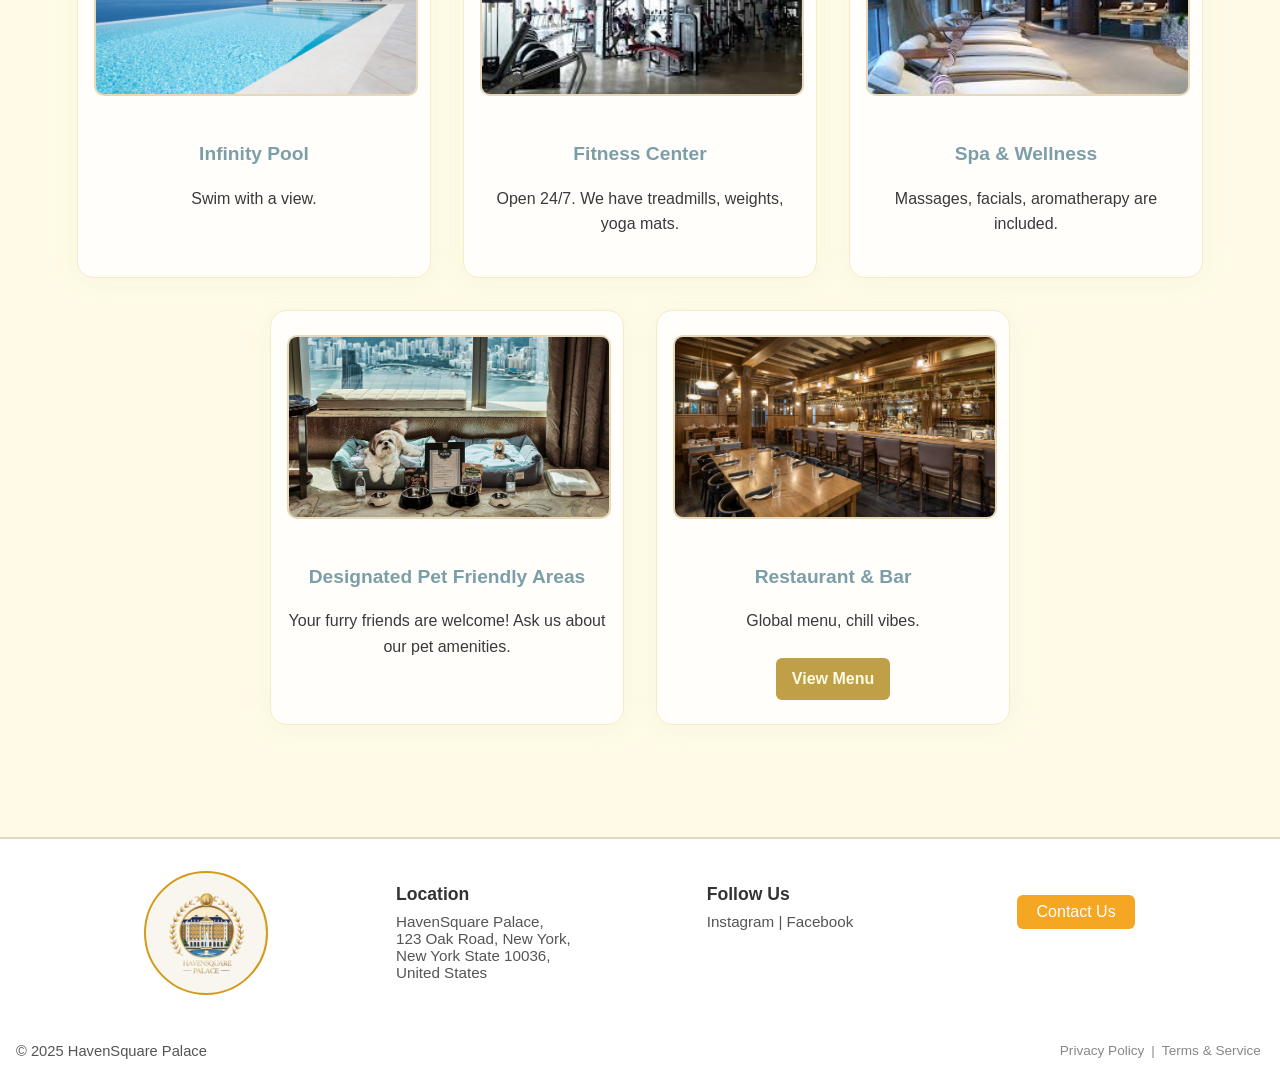
<file: HavenSquare Palace/services.html>
<!DOCTYPE html>
<html lang="en">

<head>
  <meta charset="UTF-8">
  <meta name="viewport" content="width=device-width, initial-scale=1.0">
  <title>HavenSquare Palace Services</title>
  <link rel="stylesheet" href="css/external_css_styling.css">
  <link rel="stylesheet" href="css/services_styling.css">
  <script src="javascript/script.js" ></script>
  <link rel="icon" href="images/link_icons/services.png" type="image/x-icon">
</head>

<body>

  <!--HEADER-->
  <header>

    <!--Top Navigation Bar-->
    <nav class="navbar">
      <ul class="nav-left">
        <li><a href="about.html">About</a></li>
        <li><a href="services.html">Services</a></li>
      </ul>

      <a href="index.html" class="logo"></a> 

      <ul class="nav-right">
        <li><a href="signup.html">Sign Up</a></li>
        <li><a href="login.html">Log In</a></li>
      </ul>

      <div class="hamburger" onclick="toggleMenu()">☰</div>
    </nav>

    <div class="hamburger-pane">
      <div class="close-btn" onclick="toggleMenu()">×</div>
      <ul class="hamburger-links">
        <li><a href="index.html">Home</a></li>
        <li><a href="about.html">About</a></li>
        <li><a href="services.html">Services</a></li>
        <li><a href="contact.html">Contact</a></li>
        <li><a href="signup.html">Sign Up / Log In</a></li>
      </ul>
    </div>

  </header>


  <!--MAIN CONTENT-->
  <main>
    
    <div class="highlights">
      <div class="highlight-item">
        <img src="images/services_images/services_icons/location_icon.jpg" alt="Location Icon">
        <span>Ideal Location</span>
      </div>
      <div class="highlight-item">
        <img src="images/services_images/services_icons/food_icon.jpg" alt="Breakfast Icon">
        <span>Delicious Breakfast</span>
      </div>
      <div class="highlight-item">
        <img src="images/services_images/services_icons/lots_of_things_icon.jpg" alt="Activities Icon">
        <span>Lots to Do</span>
      </div>
      <div class="highlight-item">
        <img src="images/services_images/services_icons/pets_friendly_icon.jpg" alt="Pet Friendly Icon">
        <span>Pets Welcome</span>
      </div>
    </div>


    <header class="section-header">
      <h1>Our Rooms</h2>
    </header>

    <section class="room">
      <div class="room-image">
        <img src="images/services_images/room_image/urban_suite.jpg" alt="Urban Suite">
      </div>
      <div class="room-info">
        <h2>Urban Suite</h2>
        <p>Modern and minimal — good fit for solo travelers or business peeps. Comfy, clean, and efficient.</p>
        <ul>
          <li>300 sqft</li>
          <li>Queen-size bed</li>
          <li>Smart TV</li>
          <li>Workstation with ergonomic chair</li>
          <li>Free Wi-Fi</li>
          <li>Rain-style shower</li>
          <li>Bottled water provided</li>
        </ul>

        <div class="room-price">Price: <strong>RM200/night</strong></div>

        <div class="book-now-section">
          <a href="index.html" class="book-now-btn">Book Now</a>
        </div>

        <small>*Subject to availability</small>
      </div>
    </section>

  
    <section class="room reverse">
      <div class="room-image">
        <img src="images/services_images/room_image/garden_villa.jpeg" alt="Garden Villa">
      </div>
      <div class="room-info">
        <h2>Garden Villa</h2>
        <p>For those who like a bit of nature — comes with private patio and lots of greenery.</p>
        <ul>
          <li>550 sqft</li>
          <li>Big comfy king-size bed</li>
          <li>Garden space</li>
          <li>Mini bar provided</li>
          <li>Shower + bathtub combo</li>
          <li>Includes breakfast (for 2)</li>
          <li>Daily cleaning service</li>
        </ul>

        <div class="room-price">Price: <strong>RM320/night</strong></div>

        <div class="book-now-section">
          <a href="index.html" class="book-now-btn">Book Now</a>
        </div>

        <small>*May book out during peak seasons</small>
      </div>
    </section>

    
    <section class="room">
      <div class="room-image">
        <img src="images/services_images/room_image/skyline_penthouse.jpg" alt="Skyline Penthouse">
      </div>
      <div class="room-info">
        <h2>Skyline Penthouse</h2>
        <p>Luxurious, skyview </p>
        <ul>
          <li>Largest room 850 sqft</li>
          <li>Super king-sized bed </li>
          <li>Balcony with an epic view</li>
          <li>Smart home setup </li>
          <li>Private bar + room dining</li>
          <li>Free airport pickup/drop-off</li>
          <li>Lounge access included</li>
        </ul>

        <div class="room-price">Price: <strong>RM480/night</strong></div>

        <div class="book-now-section">
          <a href="index.html" class="book-now-btn">Book Now</a>
        </div>
        
        <small>*Reservation of 2 weeks in advance</small>
      </div>
    </section>


    <section class="room reverse">
      <div class="room-image">
        <img src="images/services_images/room_image/seaside_retreat.jpg" alt="Seaside Retreat">
      </div>
      <div class="room-info">
        <h2>Seaside Retreat</h2>
        <p>For the beach bums! Great for families, and that balcony is the real deal.</p>
        <ul>
          <li>420 sqft</li>
          <li>Two double beds </li>
          <li>Balcony faces the sea</li>
          <li>Mini fridge with tea/coffee kit</li>
          <li>Free Wi-Fi</li>
          <li>Beach towels included</li>
        </ul>

        <div class="room-price">Price: <strong>RM550/night</strong></div>

        <div class="book-now-section">
          <a href="index.html" class="book-now-btn">Book Now</a>
        </div>

        <small>*Family-friendly — contact us to ask about deals</small>
      </div>
    </section>

    
    <section class="room">
      <div class="room-image">
        <img src="images/services_images/room_image/heritage_loft.jpg" alt="Heritage Loft">
      </div>
      <div class="room-info">
        <h2>Heritage Loft</h2>
        <p>Quirky and cozy. If you like brick walls and a bit of vintage charm, this is defenitely for you.</p>
        <ul>
          <li>500 sq. ft.</li>
          <li>King bed with soft bedding</li>
          <li>Upstairs loft space</li>
          <li>Record player + some vinyl</li>
          <li>Breakfast basket delivered</li>
          <li>Nice views of the historic area</li>
        </ul>

        <div class="room-price">Price: <strong>RM600/night</strong></div>

        <div class="book-now-section">
          <a href="index.html" class="book-now-btn">Book Now</a>
        </div>

        <small>*Great choice for couples/history fans</small>
      </div>
    </section>

    <br>

    <header class="section-header">
      <h1>Facilities & Amenities</h2>
      <p>Other than rooms — here are what else you can enjoy during your stay.</p>
    </header>

    <section class="facilities">
      <div class="facility-list">

        <div class="facility_image">
          <img src="images/services_images/facility_image/infinity_pool.jpeg" alt="Infinity Pool">
          <h3>Infinity Pool</h3>
          <p>Swim with a view.</p>
        </div>
        
        <div class="facility_image">
          <img src="images/services_images/facility_image/fitness_center.jpeg" alt="Fitness Center">
          <h3>Fitness Center</h3>
          <p>Open 24/7. We have treadmills, weights, yoga mats.</p>
        </div>
        
        <div class="facility_image">
          <img src="images/services_images/facility_image/wellness.jpeg" alt="Spa & Wellness">
          <h3>Spa & Wellness</h3>
          <p>Massages, facials, aromatherapy are included.</p>
        </div>

        <div class="facility_image">
          <img src="images/services_images/facility_image/pet_friendly_areas.jpg" alt="Pet Friendly Areas">
          <h3>Designated Pet Friendly Areas</h3>
          <p>Your furry friends are welcome! Ask us about our pet amenities.</p>
        </div>

        <div class="facility_image">
          <img src="images/services_images/facility_image/restaurant.jpeg" alt="Restaurant & Bar">
          <h3>Restaurant & Bar</h3>
          <p>Global menu, chill vibes.</p>
          <a href="menu.html" class="view-menu-btn" target="_blank">View Menu</a> 
        </div>

      </div>

    </section>

        <a href="index.html" class="return-home">Return to Home</a>

  </main>


  <!--Footer-->
  <footer class="bottom-bar">
    <div class="footer-row">
      <div class="footer-logo">
        <img src="images/logo.png" alt="Company Logo">
      </div>

      <div class="footer-links">
        <div>
          <h3>Location</h3>
          <p>HavenSquare Palace, <br>123 Oak Road, New York, <br>New York State 10036, <br>United States</p>
        </div>

        <div>
          <h3>Follow Us</h3>
          <p>Instagram | Facebook</p>
        </div>

        <div>
          <a href="contact.html" class="contact-btn">Contact Us</a>
        </div>
      </div>
    </div>

    <div class="footer-bottom">
      <span>&copy; 2025 HavenSquare Palace</span>
      <span class="footer-policy">
        <a href="#">Privacy Policy</a> | <a href="#">Terms &amp; Service</a>
      </span>
    </div>
  </footer>

</body>
</html>
</file>
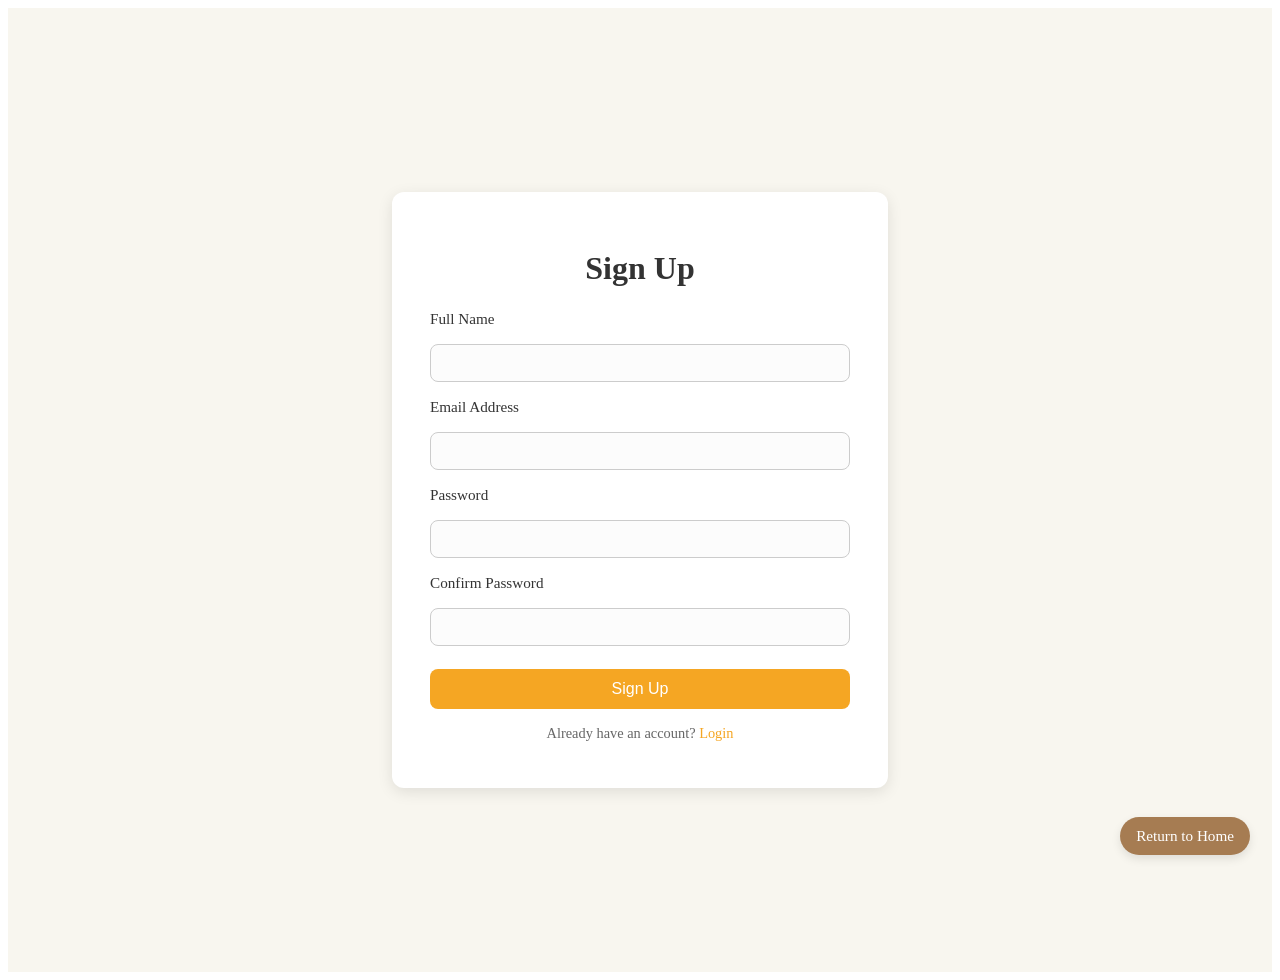
<file: HavenSquare Palace/signup.html>
<!DOCTYPE html>
<html lang="en">

<head>
  <meta charset="UTF-8">
  <meta name="viewport" content="width=device-width, initial-scale=1.0">
  <title>Sign Up</title>
  <link rel="stylesheet" href="css/signup_login_styling.css">
  <script src="javascript/signup.js"></script>
  <link rel="icon" href="images/link_icons/signup.png" type="image/x-icon">
</head>

<body>  

  <div class="auth-container">
    <div class="auth-box">
      <h2>Sign Up</h2>
      <form id="signup-form">
        <label for="fullName">Full Name</label>
        <input type="text" id="fullName" required>

        <label for="emailAddress">Email Address</label>
        <input type="email" id="emailAddress" required> 

        <label for="password">Password</label>
        <input type="password" id="password" required>

        <label for="confirm-password">Confirm Password</label>
        <input type="password" id="confirm-password" required>

        <button type="submit">Sign Up</button>
      </form>

      <p class="switch-link">
        Already have an account? <a href="login.html">Login</a>
      </p>
    </div>
  </div>

    <a href="index.html" class="return-home">Return to Home</a>

</body>
</html>
</file>
<file: HavenSquare Palace/css/external_css_styling.css>
/* Default Styling */
body {
  background-color: #f8f6ef;
  font-family: 'Segoe UI', sans-serif;
  margin: 0;
  color: #222;
}

h1{
  margin-left: 50px;
  font-size: 2rem;
  font-weight: bold;
  color: #a67c52;
}


/* Navigation Bar */
.navbar {
  background: #fff;
  min-height: 100px;
  display: flex;
  align-items: center;
  justify-content: center;
  padding: 1.2rem 2rem;
  margin-bottom: 2rem;
  border-bottom: 2px solid #e2d8c3;
  box-shadow: 0 2px 8px rgba(0, 0, 0, 0.03);
  position: relative; 
  z-index: 10;
  flex-wrap: wrap;
  gap: 2rem;
}

.nav-left {
  display: flex;
  gap: 5rem;
  list-style: none;
  padding: 0;
  margin: 0;
  margin-right: auto;
}

.nav-right {
  display: flex;
  gap: 5rem;
  list-style: none;
  padding: 0;
  margin: 0;
  margin-left: auto;
}

.nav-left li a, .nav-right li a {
  text-decoration: none;
  color: #222;
  font-size: 1.2rem;
  font-weight: 550;
  position: relative;
  transition: color 0.3s ease;
}

/* Hover underline effect */
.nav-left li a::after,
.nav-right li a::after {
  content: '';
  position: absolute;
  width: 0%;
  height: 2px;
  background: #f5a623;
  left: 0;
  bottom: -4px;
  transition: width 0.3s ease;
}

.nav-left li a:hover::after,
.nav-right li a:hover::after {
  width: 100%;
}

.nav-left li a:hover,
.nav-right li a:hover {
  color: #f5a623;
}

/* Logo at the center */
.logo {
  display: block;
  width: 200px;
  height: 150px;
  background-image: url("../images/logo.png");
  background-size: contain;
  background-repeat: no-repeat;
  background-position: center;
  text-indent: -9999px;
  position: absolute;
  left: 50%;
  transform: translateX(-50%);
  margin: 0;
  flex-shrink: 0;
  }


/* Hamburger default */
.hamburger {
  display: none;
  font-size: 2rem;
  cursor: pointer;
  color: #222;
}

@media (max-width: 900px) {
 .nav-left, 
 .nav-right { 
    display: none; 
  }
 
 .hamburger { 
    display: block; 
    position: absolute;
    right: 2rem;
  }

 .logo {
    position: absolute;
    left: 50%;
    transform: translateX(-50%);
  }
}


/* Hamburger Menu Panel */
.hamburger-pane {
  position: fixed;
  top: 0; right: 0;
  width: 220px;
  height: 100%;
  background: #fff;
  box-shadow: 2px 0 8px rgba(0,0,0,0.08);
  z-index: 1000;
  padding: 2rem 1rem;
  transform: translateX(100%);
  transition: transform 0.3s ease;
}

.hamburger-pane.active {
  transform: translateX(0);
}

.close-btn {
  font-size: 1.8rem;
  font-weight: bold;
  color: #444;
  position: absolute;
  top: 1rem;
  right: 1.2rem;
  cursor: pointer;
}

.hamburger-links {
  list-style: none;
  padding: 4rem 0 0 0;
  margin: 0;
  display: flex;
  flex-direction: column;
  gap: 1.2rem;
}

.hamburger-links li a {
  text-decoration: none;
  font-size: 1.1rem;
  font-weight: 500;
  color: #333;
  padding: 0.6rem 1rem;
  border-radius: 8px;
  transition: background-color 0.2s ease;
  display: block;
}

.hamburger-links li a:hover {
  background-color: #f5f5f5;
}


/* FOOTER */

/* Footer Container */
.bottom-bar {
  background: #fff;
  border-top: 2px solid #e2d8c3;
  padding: 2rem 1rem 1rem 1rem;
  margin-top: 5rem;
}

/* Flex row: logo + links */
.footer-row {
  display: flex;
  align-items: center;
  flex-wrap: wrap;
  gap: 2rem;
}

/* Logo Circle Container */
.footer-logo {
  width: 120px;
  height: 120px;
  border: 2px solid hsl(42, 80%, 46%);
  border-radius: 50%;
  background: #f8f6ef;
  display: flex;
  justify-content: center;
  align-items: center;
  overflow: hidden;
  flex-shrink: 0;
  margin-right:6rem;
  margin-left:8rem;
}

/* Logo Image */
.footer-logo img {
  width: 80%;
  height: 80%;
  object-fit: contain;
  display: block;
}

/* Section beside logo: location, follow, contact */
.footer-links {
  display: flex;
  flex-wrap: wrap;
  justify-content: flex-start;
  align-items: flex-start;
  gap: 4rem;
  flex: 1;
}

.footer-links > div {
  min-width: 160px;
  flex: 1;
}

.footer-links h3 {
  margin: 0 0 0.5rem 0;
  font-size: 1.1rem;
  color: #333;
}

.footer-links p {
  margin: 0;
  font-size: 0.95rem;
  color: #555;
}

/* Contact Us Button */
.contact-btn {
  display: inline-block;
  margin-top: 0.7rem;
  padding: 0.5rem 1.2rem;
  background: #f5a623;
  color: #fff;
  border-radius: 6px;
  text-decoration: none;
  font-size: 1rem;
  transition: background-color 0.3s ease;
}

.contact-btn:hover {
  background-color: #e0951a;
}

/* Bottom Footer Bar (copyright + policy) */
.footer-bottom {
  display: flex;
  justify-content: space-between;
  align-items: center;
  font-size: 0.92rem;
  margin-top: 3rem;
  flex-wrap: wrap;
  color: #555;
}

.footer-policy {
  font-size: 0.85rem;
  color: #888;
}

.footer-policy a {
  color: #888;
  text-decoration: none;
  margin: 0 0.2rem;
}


/* Responsive Adjustments */
@media (max-width: 700px) {
  .footer-row {
    display:flex;
    flex-direction: column;
    align-items: center;
    text-align: center;
  }

  .footer-logo { 
    margin: 0 auto 1.5rem auto;
  }

  .footer-links {
    flex-direction: column;
    align-items: center;
    gap: 1rem;
  }

  .footer-links > div {
    min-width: auto;
    flex: none;
  }

  .footer-bottom {
    flex-direction: column;
    text-align: center;
    gap: 0.8rem;
    margin-top: 2rem;
  }
}
</file>
<file: HavenSquare Palace/css/index_styling.css>
/* Hotel Preview Section at Home Page */
.hotel-preview {
  display: flex;
  justify-content: center;
  align-items: center;
  padding-top: 2rem;
  padding-bottom: 2rem;
}

.hopre-image-wrapper {
  position: relative;
  width: 90%;
  max-width: 1050px; 
  margin-bottom: 0;
}

.preview-image {
  width: 100%;
  height: 650px; 
  object-fit: cover;
  border-radius: 18px;
  display: block;
  box-shadow: 0 4px 15px rgba(0, 0, 0, 0.1);
}

.booking-form {
  position: absolute;
  top: 50%;
  left: 50%;
  transform: translate(-50%, -5%); 
  width: 70%;
  max-width: 400px;
  background: rgba(255, 255, 255, 0.98);
  border-radius: 12px;
  box-shadow: 0 4px 15px rgba(0, 0, 0, 0.15);
  padding: 1rem 1.5rem;
  z-index: 3;
  display: flex;
  flex-direction: column;
  gap: 0.8rem;
}


/* Booking Form Section at Home Page */
.booking-form label {
  display: flex;
  align-items: center;
  justify-content: space-between;
  font-size: 0.95rem; 
  color: #333;
}

.booking-form input, 
.booking-form select {
  flex-grow: 1;
  padding: 0.5rem 0.7rem; 
  border: 1px solid #ccc;
  border-radius: 8px;
  font-size: 0.95rem; 
  color: #333;
  max-width: 60%;
  background-color: #fcfcfc;
  appearance: none;
  -webkit-appearance: none;
  background-repeat: no-repeat;
  background-position: right 0.8em center;
  background-size: 0.8em;
}

/* References on Custom Icons: https://design-system.w3.org/styles/svg-icons.html; https://feathericons.com/?query=calen */
/* Custom dropdown arrow for select */
.booking-form select {
   background-image: url('data:image/svg+xml;utf8,<svg xmlns="http://www.w3.org/2000/svg" width="24" height="24" viewBox="0 0 24 24" fill="none" stroke="%23555" stroke-width="2" stroke-linecap="round" stroke-linejoin="round" class="feather feather-chevron-down"><polyline points="6 9 12 15 18 9"></polyline></svg>');
}

/* Custom calendar icon for date input */
.booking-form input[type="date"] {
   background-image: url('data:image/svg+xml;utf8,<svg xmlns="http://www.w3.org/2000/svg" width="24" height="24" viewBox="0 0 24 24" fill="none" stroke="%23555" stroke-width="2" stroke-linecap="round" stroke-linejoin="round" class="feather feather-calendar"><rect x="3" y="4" width="18" height="18" rx="2" ry="2"></rect><line x1="16" y1="2" x2="16" y2="6"></line><line x1="8" y1="2" x2="8" y2="6"></line><line x1="3" y1="10" x2="21" y2="10"></line></svg>');
}


.booking-form button {
  width: auto;
  padding: 0.6rem 1.2rem; 
  background: #f5a623;
  color: white;
  border: none;
  border-radius: 8px;
  font-size: 0.95rem; 
  cursor: pointer;
  transition: background-color 0.3s ease;
  align-self: flex-end;
  margin-top: 0.5rem;
}

.booking-form button:hover {
  background-color: #e0951a;
}


/* Responsive Adjustments */
@media (max-width: 768px) {
  .hero-image-wrapper {
    width: 95%;
    max-width: none;
  }

  .preview-image {
    height: 500px; 
  }

  .booking-form {
    width: 85%;
    max-width: 350px;
    padding: 0.8rem 1rem;
    font-size: 0.9rem;
    gap: 0.6rem;
    transform: translate(-50%, -2%); 
  }

  .booking-form label {
    font-size: 0.9rem;
  }

  .booking-form input,
  .booking-form select {
    padding: 0.4rem 0.6rem;
    font-size: 0.9rem;
  }

  .booking-form button {
    padding: 0.5rem 1rem;
    font-size: 0.9rem;
  }
}

@media (max-width: 500px) {
  .preview-image {
    height: 400px; 
  }

  .booking-form {
    width: 90%;
    max-width: 300px;
    padding: 0.7rem 0.8rem;
    font-size: 0.85rem;
    gap: 0.5rem;
    transform: translate(-50%, 3%); 
  }

   .booking-form label {
    font-size: 0.85rem;
  }

   .booking-form input,
   .booking-form select {
    padding: 0.3rem 0.5rem;
    font-size: 0.85rem;
  }

   .booking-form button {
    padding: 0.4rem 0.8rem;
    font-size: 0.85rem;
  }
}


/* Section Divider */
.divider {
  width: 95%;
  height: 2px;
  background-color: #d1b186;
  margin: 30px 20px;
}

/* Hotel Attractions */
.attraction-box {
  margin-top: 50px;
  background-color: #fff;
  padding: 20px;
  border-radius: 12px;
  max-width: 400px;
  box-shadow: 0 2px 10px rgba(0,0,0,0.08);
}

.attraction-box h3 {
  margin-top: 0;
}

.attraction-box ul {
  list-style: none;
  padding: 0;
}

.attraction-box li {
  margin-bottom: 10px;
}

.attraction-container {
  display: flex;
  flex-wrap: wrap;
  gap: 20px;
  margin: -30px 50px 0px 50px;
  justify-content: center;
}

.attraction-box {
  flex: 1 1 300px;
  max-width: 350px;
}


/* Amenities */
.amenities {
  display: grid;
  grid-template-columns: repeat(auto-fit, minmax(200px, 1fr));
  gap: 15px;
  margin: 50px;
}

.amenity-item {
  display: flex;
  align-items: center;
  gap: 10px;
  background: #fff;
  padding: 10px 15px;
  border-radius: 10px;
  box-shadow: 0 1px 5px rgba(0,0,0,0.05);
}

/* Business Hours Table */ 
.business-hours-section {
  max-width: 600px; 
  margin: 3rem auto; 
  padding: 1.5rem; 
  background-color: #ffffff; 
  border-radius: 0.75rem; 
  box-shadow: 0 4px 12px rgba(0, 0, 0, 0.08); 
}

.business-hours-section h2 {
  font-size: 2.25rem;
  font-weight: 700;
  text-align: center;
  color: #343a40; 
  margin-bottom: 2rem;
}

.hours-table-wrapper {
  overflow-x: auto;
  border-radius: 0.75rem;
  border: 1px solid #e9ecef; 
}

.hours-table {
  min-width: 100%;
  background-color: #ffffff; 
  border-collapse: collapse;
}

.hours-header {
  background-color: #e9ecef; 
  border-bottom: 1px solid #dee2e6; 
}

.hours-table th {
  padding: 1rem 1.25rem;
  text-align: left;
  font-size: 0.95rem;
  font-weight: 600;
  color: #495057; 
  text-transform: uppercase;
  letter-spacing: 0.06em;
}

.hours-table th:first-child {
  border-top-left-radius: 0.75rem;
}

.hours-table th:last-child {
  border-top-right-radius: 0.75rem;
}

.hours-body tr {
  border-bottom: 1px solid #f1f3f5; 
}

.hours-body tr:last-child {
  border-bottom: none;
}

.hours-table td {
  padding: 1rem 1.25rem;
  white-space: nowrap;
  color: #495057; 
  font-size: 0.95rem;
}

.hours-day {
  font-weight: 500;
  color: #343a40; 
}

.hours-closed {
  color: #dc3545; 
  font-weight: 600;
}
</file>
<file: HavenSquare Palace/css/about_styling.css>
body {
  font-family: 'Segoe UI', sans-serif;
  margin: 0px;
  background-color: #f6f6f9;
  color: #222;
}

main {
  margin: 40px;
}

/* Section Styling */
.section-header {
  display: flex;
  justify-content: space-between;
  align-items: center;
  margin-bottom: 30px;
}

.section-header h2 {
  margin: 0;
  font-size: 2em;
  letter-spacing: 1px;
}

.section-header a {
  text-decoration: none;
  color: #a67c52;
  font-size: 1em;
  transition: color 0.3s;
}

.section-header a:hover {
  color: #8b5e34;
}

/* Section divider */
.divider {
  width: 600px;
  height: 2px;
  background-color: #d1b186;
  margin: 30px 0;
}


/* About Section */
.about-section {
  margin-top: 60px;
  max-width: 900px;
}

.about-section h2 {
  font-size: 2.2em;
  margin-bottom: 25px;
  font-weight: 500;
}

.about-section p {
  line-height: 1.8;
  font-size: 1.05em;
  color: #444;
  margin-bottom: 20px;
}

.about-section a {
  display: inline-block;
  margin-top: 10px;
  text-decoration: none;
  color: #a67c52;
  font-size: 1em;
  transition: color 0.3s;
}

.about-section a:hover {
  color: #8b5e34;
}


/* History Section */
.history-section {
  background-color: #fff;
  padding: 40px 30px;
  margin-top: 60px;
  border-radius: 12px;
  box-shadow: 0 3px 12px rgba(0, 0, 0, 0.06);
  max-width: 900px;
  margin-left: auto;
  margin-right: auto;
}

.history-section h2 {
  font-size: 2.3em;
  margin-bottom: 20px;
  color: #2a2a2a;
}

.history-section p {
  line-height: 1.8;
  font-size: 1.05em;
  color: #444;
  margin-bottom: 20px;
}

.history-period {
  margin-bottom: 30px;
}

.history-period h3 {
  font-size: 1.5em;
  color: #a67c52;
  margin-bottom: 10px;
}

.history-period em {
  font-style: italic;
}


/* Places to Visit Section */
.view-wrapper {
  display: flex;
  justify-content: center;
}

.view-container {
  display: flex;
  gap: 20px;
  overflow-x: auto;
  padding-bottom: 10px;
}

.view-card {
  background-color: #fff;
  border-radius: 12px;
  overflow: hidden;
  box-shadow: 0 4px 12px rgba(0,0,0,0.1);
  width: 320px;
  flex-shrink: 0;
  transition: transform 0.3s ease;
}

.view-card:hover {
  transform: translateY(-5px);
}

.view-card img {
  width: 100%;
  height: 200px;
  object-fit: cover;
}

.view-info {
  padding: 20px;
}

.view-info h3 {
  margin-top: 0;
  font-size: 1.3em;
}

.view-info p {
  font-size: 1em;
  color: #555;
}


/* Guest Reviews Section */
.guest-reviews {
  background-color: #fff;
  margin-top: 60px;
  padding: 30px;
  border-radius: 12px;
  box-shadow: 0 3px 12px rgba(0, 0, 0, 0.05);
}

.review-container {
  display: flex;
  gap: 40px;
  flex-wrap: wrap;
  align-items: flex-start;
}

.left-review {
  flex: 1;
  min-width: 200px;
  text-align: center;
}

.score-box {
  display: inline-flex;
  align-items: baseline;
  font-size: 2.8em;
  font-weight: bold;
  color: #0045b5;
}

.out-of {
  font-size: 0.5em;
  margin-left: 4px;
}

.rating-text {
  font-size: 1.2em;
  color: #333;
  margin: 10px 0;
}

.review-count {
  color: #555;
  margin-bottom: 10px;
}

.verified {
  font-size: 0.85em;
  color: #666;
  margin-top: 5px;
}

.right-review {
  flex: 2;
  min-width: 250px;
}

.rating-row {
  display: flex;
  align-items: center;
  gap: 10px;
  margin: 12px 0;
}

.rating-row span:first-child {
  width: 100px;
  font-weight: bold;
  color: #2a2a2a;
}

.bar-wrapper {
  flex-grow: 1;
  height: 10px;
  background-color: #e5e5e5;
  border-radius: 10px;
  overflow: hidden;
  position: relative;
}

.bar {
  height: 100%;
  background-color: #0045b5;
  border-radius: 10px;
}

.rating-value {
  width: 40px;
  text-align: right;
  font-weight: bold;
}


/* Location and Transportation Section */
.location-transportation-section {
  padding: 50px 20px; 
  background-color: #f8f6ef;
  margin-top: 30px; 
  margin-bottom: 30px; 
}

.location-transportation-section .container {
  max-width: 1200px; 
  margin: 0 auto; 
  background-color: #fff; 
  padding: 30px; 
  border-radius: 8px; 
  box-shadow: 0 2px 10px rgba(0, 0, 0, 0.05); 
}

.location-transportation-section h2 {
  text-align: center;
  color: #333; 
  font-size: 2.5em; 
  margin-bottom: 30px; 
  font-family: 'Segoe UI', sans-serif; 
}

.location-transportation-section .content-wrapper {
  display: flex; 
  gap: 30px; 
  flex-wrap: wrap; 
  justify-content: center; 
  padding-top: 20px; 
}

/* Left panel section ("What's nearby" & "Airports") */
.location-transportation-section .left-panel {
  flex: 1; 
  min-width: 300px; 
}

/* Right panel section (Map) */
.location-transportation-section .right-panel {
  flex: 2; 
  min-width: 400px; 
}

/* Styling for individual "What's nearby" and "Airports" sections */
.location-transportation-section .section {
  margin-bottom: 20px; 
  border: 1px solid #eee; 
  border-radius: 5px;
  overflow: hidden;
}

.location-transportation-section .section h3 {
  background-color: #f0f0f0;
  color: #555;
  padding: 12px 15px;
  margin: 0;
  font-size: 1.2em;
  border-bottom: 1px solid #ddd;
  font-family: 'Segoe UI', sans-serif;
}

.location-transportation-section .section ul {
  list-style: none;
  padding: 0;
  margin: 0;
}

.location-transportation-section .section li {
  display: flex;
  align-items: center;
  padding: 12px 15px;
  border-bottom: 1px solid #f5f5f5;
  color: #444;
}

.location-transportation-section .section li:last-child {
  border-bottom: none;
}

.location-transportation-section .section li img {
  width: 24px;
  height: 24px;
  margin-right: 12px;
}

.location-transportation-section .section li span {
  flex-grow: 1;
}

.location-transportation-section .section li .distance {
  color: #777;
  font-size: 0.9em;
  font-weight: normal;
  text-align: right;
  min-width: 80px;
  white-space: nowrap;
  padding-left: 10px;
}


/* Map Styling */
.location-transportation-section .map-container {
  position: relative;
  margin-top: 60px;
  width: 100%;
  height: 450px;
  border-radius: 8px;
  overflow: hidden;
  box-shadow: 0 2px 8px rgba(0, 0, 0, 0.1);
}

.location-transportation-section .map-container iframe {
  width: 100%;
  height: 100%;
  border: none;
}

.location-transportation-section .map-overlay-info {
  position: absolute;
  bottom: 20px;
  left: 20px;
  background-color: white;
  padding: 15px 20px;
  border-radius: 8px;
  box-shadow: 0 4px 15px rgba(0, 0, 0, 0.2);
  max-width: 300px;
  font-family: 'Segoe UI', sans-serif;
  line-height: 1.5;
}

.location-transportation-section .map-overlay-info h3 {
  margin-top: 0;
  margin-bottom: 8px;
  color: #333;
  font-size: 1.2em;
  font-weight: bold;
  font-family: 'Segoe UI', sans-serif;
}

.location-transportation-section .map-overlay-info p {
  margin-bottom: 12px;
  color: #555;
  font-size: 0.95em;
}

/* Directions" Link */
.location-transportation-section .directions-link {
  display: inline-flex;
  align-items: center;
  color: #f5a623;
  text-decoration: none;
  font-weight: bold;
  font-size: 1em;
  transition: color 0.3s ease;
}

.location-transportation-section .directions-link:hover {
  color: #e0951a;
  text-decoration: underline;
}

/* Arrow Icon next to Directtions */
.location-transportation-section .directions-link .arrow {
  margin-left: 8px;
  font-size: 1.3em;
  line-height: 1;
}


/* Responsive Adjustments --- */
@media (max-width: 768px) {
  .location-transportation-section .content-wrapper {
    flex-direction: column;
  }

  .location-transportation-section .left-panel,
  .location-transportation-section .right-panel {
    min-width: unset;
    width: 100%;
  }
  .location-transportation-section .map-container {
    height: 350px;
  }

  .location-transportation-section .map-overlay-info {
    bottom: 15px;
    left: 15px;
    max-width: calc(100% - 30px);
  }

  .location-transportation-section h2 {
    font-size: 2em;
  }

  .location-transportation-section .section h3 {
    font-size: 1.1em;
  }
}

@media (max-width: 480px) {
  .location-transportation-section .container {
    padding: 15px;
  }

  .location-transportation-section .map-container {
    height: 300px;
  }

  .location-transportation-section .map-overlay-info {
    padding: 10px 15px;
    bottom: 10px;
    left: 10px;
    max-width: calc(100% - 20px);
  }

  .location-transportation-section .map-overlay-info h3 {
    font-size: 1.1em;
  }

  .location-transportation-section .map-overlay-info p {
    font-size: 0.9em;
  }

  .location-transportation-section .directions-link {
    font-size: 0.9em;
  }

  .location-transportation-section .section li {
    flex-direction: column;
    align-items: flex-start;
    padding-bottom: 5px;
  }

  .location-transportation-section .section li img {
    margin-bottom: 5px;
  }

  .location-transportation-section .section li .distance {
    margin-top: 5px;
    text-align: left;
    min-width: unset;
    padding-left: 0;
  }
}


/* Team Info */
.team-section {
  text-align: center;
  padding: 20px 20px;
  background-color: #f6f6f9;
}

.team-section h2 {
  font-size: 2.5em;
  margin-bottom: 40px;
}

.team-container {
  display: flex;
  flex-wrap: wrap;
  justify-content: center;
  gap: 40px;
}

.team-member {
  background: #fff;
  padding: 20px;
  border-radius: 12px;
  box-shadow: 0 2px 10px rgba(0, 0, 0, 0.08);
  width: 180px;
  text-align: center;
}

.team-member img {
  width: 120px;
  height: 120px;
  object-fit: cover;
  border-radius: 50%;
  margin-bottom: 15px;
}

.team-member h4 {
  margin: 0;
  font-size: 1.1em;
}

.team-member p {
  margin: 5px 0 0;
  font-size: 0.9em;
  color: #666;
}


/* Return Home button */
.return-home {
  position: fixed;
  bottom: 45px;
  right: 30px;
  background-color: #a67c52;
  color: white;
  padding: 10px 16px;
  border-radius: 25px;
  text-decoration: none;
  font-size: 0.95em;
  box-shadow: 0 4px 10px rgba(0, 0, 0, 0.1);
  transition: background-color 0.3s;
}

.return-home:hover {
  background-color: #8b5e34;
}


/* FOOTER */

/* Footer Container */
.bottom-bar {
  background: #fff;
  border-top: 2px solid #e2d8c3;
  padding: 2rem 1rem 1rem 1rem;
  margin-top: 5rem;
}

/* Flex row: logo + links */
.footer-row {
  display: flex;
  align-items: center;
  flex-wrap: wrap;
  gap: 2rem;
}

/* Logo Circle Container */
.footer-logo {
  width: 120px;
  height: 120px;
  border: 2px solid hsl(42, 80%, 46%);
  border-radius: 50%;
  background: #f8f6ef;
  display: flex;
  justify-content: center;
  align-items: center;
  overflow: hidden;
  flex-shrink: 0;
  margin-right:6rem;
  margin-left:8rem;
}

/* Logo Image */
.footer-logo img {
  width: 80%;
  height: 80%;
  object-fit: contain;
  display: block;
}

/* Section beside logo: location, follow, contact */
.footer-links {
  display: flex;
  flex-wrap: wrap;
  justify-content: flex-start;
  align-items: flex-start;
  gap: 4rem;
  flex: 1;
}

.footer-links > div {
  min-width: 160px;
  flex: 1;
}

.footer-links h3 {
  margin: 0 0 0.5rem 0;
  font-size: 1.1rem;
  color: #333;
}

.footer-links p {
  margin: 0;
  font-size: 0.95rem;
  color: #555;
}

/* Contact Us Button */
.contact-btn {
  display: inline-block;
  margin-top: 0.7rem;
  padding: 0.5rem 1.2rem;
  background: #f5a623;
  color: #fff;
  border-radius: 6px;
  text-decoration: none;
  font-size: 1rem;
  transition: background-color 0.3s ease;
}

.contact-btn:hover {
  background-color: #e0951a;
}

/* Bottom Footer Bar (copyright + policy) */
.footer-bottom {
  display: flex;
  justify-content: space-between;
  align-items: center;
  font-size: 0.92rem;
  margin-top: 3rem;
  flex-wrap: wrap;
  color: #555;
}

.footer-policy {
  font-size: 0.85rem;
  color: #888;
}

.footer-policy a {
  color: #888;
  text-decoration: none;
  margin: 0 0.2rem;
}


/* Responsive Adjustments */
@media (max-width: 700px) {
  .footer-row {
    display:flex;
    flex-direction: column;
    align-items: center;
    text-align: center;
  }

  .footer-logo { 
    margin: 0 auto 1.5rem auto;
  }

  .footer-links {
    flex-direction: column;
    align-items: center;
    gap: 1rem;
  }

  .footer-links > div {
    min-width: auto;
    flex: none;
  }

  .footer-bottom {
    flex-direction: column;
    text-align: center;
    gap: 0.8rem;
    margin-top: 2rem;
  }
}
</file>
<file: HavenSquare Palace/css/confirmation_styling.css>
/* General Styling */
body {
    margin: 0;
    font-family: 'Segoe UI', sans-serif;
    background: linear-gradient(to bottom right, #f8f6ef, #fff);
    color: #222;
}


/* Confirmation Page */
.confirmation-page-main {
    padding: 50px 20px;
    min-height: 100vh;
}

/* Container Card */
.confirmation-section .container {
    max-width: 800px;
    margin: 0 auto;
    background-color: #fff;
    padding: 40px;
    border-radius: 16px;
    box-shadow: 0 12px 30px rgba(0, 0, 0, 0.08);
    text-align: center;
    position: relative;
}


/* Success Icon */
.confirmation-icon {
    width: 90px;
    height: 90px;
    margin-bottom: 25px;
}


/* Title & Message */
.confirmation-title {
    color: #28a745;
    font-size: 3em;
    margin-bottom: 10px;
    font-weight: 700;
}

.confirmation-message {
    font-size: 1.2em;
    color: #555;
    margin-bottom: 30px;
    line-height: 1.6;
}


/* Booking Details Card */
.booking-details-card {
    background-color: #f9f9f9;
    border: 1px solid #eee;
    border-radius: 12px;
    padding: 30px;
    margin-bottom: 30px;
    text-align: left;
}

.booking-details-card h2 {
    color: #333;
    font-size: 1.8em;
    margin-top: 0;
    margin-bottom: 20px;
    border-bottom: 1px solid #ddd;
    padding-bottom: 10px;
}

.detail-item {
    display: flex;
    justify-content: space-between;
    padding: 12px 0;
    border-bottom: 1px dashed #e2e2e2;
}

.detail-item:last-child {
    border-bottom: none;
}

.detail-item span:first-child {
    font-weight: 600;
    color: #444;
}

.detail-item span:last-child {
    color: #555;
}

.detail-item.total-price {
    font-size: 1.3em;
    font-weight: bold;
    color: #000;
    margin-top: 20px;
    padding-top: 15px;
    border-top: 2px solid #ccc;
}


/* Actions Buttons */
.confirmation-actions {
    margin-top: 35px;
    display: flex;
    justify-content: center;
    gap: 20px;
    flex-wrap: wrap;
}

.back-home-btn,
.print-booking-btn {
    display: inline-block;
    padding: 14px 28px;
    border-radius: 30px;
    font-size: 1.1em;
    cursor: pointer;
    text-decoration: none;
    font-weight: bold;
    transition: background-color 0.3s ease, transform 0.2s ease;
}

.back-home-btn {
    background-color: #007bff;
    color: white;
    border: none;
}

.back-home-btn:hover {
    background-color: #0056b3;
    transform: translateY(-2px);
}

.print-booking-btn {
    background-color: #6c757d;
    color: white;
    border: none;
}

.print-booking-btn:hover {
    background-color: #5a6268;
    transform: translateY(-2px);
}


/* Additional Info */
.further-info {
    font-size: 0.95em;
    color: #777;
    margin-top: 40px;
    line-height: 1.5;
    max-width: 600px;
    margin-left: auto;
    margin-right: auto;
}


/* Next Steps Section */
.next-steps {
    margin-top: 30px;
    padding: 20px;
    background: #f4f4f4;
    border-radius: 12px;
    text-align: left;
}

.next-steps h3 {
    margin-top: 0;
    font-size: 1.3em;
    color: #333;
}

.next-steps ul {
    list-style: none;
    padding: 0;
    margin: 10px 0 0;
}

.next-steps li {
    margin: 10px 0;
    font-size: 1em;
}
</file>
<file: HavenSquare Palace/css/contact_styling.css>
body {
      margin: 0;
      font-family: Arial, sans-serif;
      background: linear-gradient(to bottom, #b6d7b9, #dff2e1);
      height: 100vh;
      display: flex;
      justify-content: center;
      align-items: center;
    }

    .form-container {
      background: white;
      border-radius: 20px;
      width: 800px;
      padding: 40px;
      box-shadow: 0 0 20px rgba(0,0,0,0.1);
      display: flex;
      justify-content: space-between;
      position: relative;
    }

    .form-left {
      width: 45%;
    }

    .form-left h1 {
      margin: 0;
      font-size: 2.5em;
      font-weight: bold;
    }

    .form-right {
      width: 50%;
    }

    .form-group {
      margin-bottom: 20px;
    }

    input, select, textarea {
      width: 100%;
      padding: 10px;
      border: 1px solid #ccc;
      border-radius: 4px;
      font-size: 1em;
    }

    textarea {
      height: 100px;
      resize: none;
    }
    
    .return-home {
    position: fixed;
    bottom: 20px;
    right: 30px;
    background-color: #a67c52;
    color: white;
    padding: 10px 16px;
    border-radius: 25px;
    text-decoration: none;
    font-size: 0.95em;
    box-shadow: 0 4px 10px rgba(0, 0, 0, 0.1);
    transition: background-color 0.3s;
    }

    .return-home:hover {
    background-color: #8b5e34;
    }

    .submit-btn {
      background-color: black;
      color: white;
      padding: 10px 20px;
      border: none;
      border-radius: 10px;
      font-size: 1em;
      cursor: pointer;
    }

    .nav-dots {
      position: absolute;
      top: 30px;
      right: 50px;
      display: flex;
      gap: 10px;
    }

    .dot {
      width: 25px;
      height: 8px;
      background: #ccc;
      border-radius: 10px;
    }

    .error {
      color: red;
      font-size: 0.9em;
      margin-top: 4px;
    }

    input.invalid, select.invalid, textarea.invalid {
      border: 2px solid red;
    }
</file>
<file: HavenSquare Palace/css/signup_login_styling.css>
/* Auth Page Styles - For Sign Up & Login pages */
.auth-container {
  display: flex;
  justify-content: center;
  align-items: center;
  min-height: 100vh; 
  background: #f8f6ef; 
  padding: 2rem; 
}

/* Main Auth Box */
.auth-box {
  background-color: #fff;
  padding: 2rem 2.4rem; 
  border-radius: 12px;
  box-shadow: 0px 4px 15px rgba(0, 0, 0, 0.1); 
  width: 100%;
  max-width: 420px;
}

/* Header of Form Content */
.auth-box h2 {
  text-align: center;
  margin-bottom: 1.4rem;
  font-size: 2rem;
  color: #333;
  
}


/* Form Layout & Content */
.auth-box form {
  display: flex;
  flex-direction: column;
  gap: 1rem; 
}

/* Labels */
.auth-box label {
  font-size: 0.95rem;
  color: #333;
  
}

/* Input fields */
.auth-box input {
  padding: 0.6rem;
  border-radius: 8px;
  border: 1px solid #ccc;
  background: #fcfcfc;
  color: #333;
  font-size: 0.94rem;

}

/* Submit Button */
.auth-box button {
  background: #f5a623; 
  color: #fff;
  padding: 0.7rem 1rem;
  font-size: 1rem;
  border: none;
  border-radius: 8px;
  cursor: pointer;
  margin-top: 0.4rem;
  transition: all 0.3s ease; 
}

/* Submit Button Hover */
.auth-box button:hover {
  background-color: #e09419; 
}


/* Switch Link */
.auth-box .switch-link {
  text-align: center;
  font-size: 0.9rem;
  color: #666;
  margin-top: 1rem;
}

.auth-box .switch-link a {
  color: #f5a623;
  text-decoration: none;
  font-weight: 500;
}

.auth-box .switch-link a:hover {
  text-decoration: underline;
}


/* Return Home Button */
.return-home {
  position: fixed;
  bottom: 45px;
  right: 30px;
  background-color: #a67c52;
  color: white;
  padding: 10px 16px;
  border-radius: 25px;
  text-decoration: none;
  font-size: 0.95em;
  box-shadow: 0 4px 10px rgba(0, 0, 0, 0.1);
  transition: background-color 0.3s;
}

.return-home:hover {
  background-color: #8b5e34;
}


/* Responsive Adjustments */
@media (max-width: 500px) {
  .auth-box {
    padding: 1.4rem;
  }

  .auth-box h2 {
    font-size: 1.5rem;
  }

  .auth-box input,
  .auth-box button {
    font-size: 0.88rem;
  }
}
</file>
<file: HavenSquare Palace/css/menu_css_styling.css>
header {
  background-color: #f8f6ef;
  font-family: 'Segoe UI', sans-serif;
  margin: 0;
  color: #222;
}

body {
  font-family: Arial, sans-serif; 
  background-color: #fffbe6; 
  color: #333;
  font-size: 1.15em; 
  margin: 0;
}

h1 {
  text-align: center;
  margin-bottom: 30px;
  color: #bfa046; 
  font-family: Arial, sans-serif; 
  font-size: 2em;
}


/* Menu Content */

/* Table Styling */
table {
  width: 100%;
  table-layout: fixed; 
  border-collapse: separate;
  border-spacing: 0;
  margin: 40px;
  background-color: #fffefb; 
  border-radius: 14px;
  overflow: hidden;
  box-sizing: border-box;
  box-shadow: 0 4px 24px rgba(180, 200, 180, 0.10);
}

caption {
  font-size: 1.3em;
  font-family: Arial, sans-serif; 
  margin-bottom: 10px;
  text-align: left;
  font-weight: bold;
  color: #bfa046; 
  padding: 12px 0 0 12px;
}

th, td {
  padding: 18px 16px;
  border-bottom: 1px solid #f7eac6; 
  vertical-align: middle;
  text-align: left;
  word-break: break-word;
  font-family: Arial, sans-serif; 
}

th:nth-child(1), td:nth-child(1) {
  width: 90px; 
  text-align: center;
}

th:nth-child(2), td:nth-child(2) {
  width: 22%;
}

th:nth-child(3), td:nth-child(3) {
  width: 48%; 
}

th:nth-child(4), td:nth-child(4) {
  width: 15%;
  text-align: left;      
  padding-right: 32px;  
}

th {
  background-color: #f9f7f3; 
  color: #7b6f3e;            
  font-size: 1.1em;
  text-align: left;
}

tr:nth-child(even) td {
  background-color: #fffbe6; 
}

tr:last-child td {
  border-bottom: none;
}


/* Menu Dish Details */
.dish-image {
  width: 80px;
  height: 80px;
  object-fit: cover;
  border-radius: 8px;
  border: 2px solid #e6d8b9; 
  background: #f3eac2;       
}

.dish-name {
  font-weight: bold;
  color: #7b9ea8; 
  margin-bottom: 4px;
  display: block;
}

.dish-desc {
  color: #555;
  font-size: 0.98em;
  margin-top: 2px;
  margin-bottom: 0;
}

.price {
  text-align: left;
  font-weight: bold;
  color: #bfa046; 
  white-space: nowrap;
  font-size: 1.05em;
}


/* Responsive Adjustments */
@media screen and (max-width: 768px) {
  .dish-image {
    width: 60px;
    height: 60px;
  }

  table, th, td {
    font-size: 0.95em;
  }
}

@media print {
  .dish-image {
    display: none;
  }

  caption, h1 {
    color: black;
  }

  body {
    background-color: white;
    color: black;
    padding: 0;
  }
}
</file>
<file: HavenSquare Palace/css/services_styling.css>
/* General Styling */
body {
  background-color: #fffbe6; 
  font-family: 'Segoe UI', sans-serif;
  margin: 0;
  color: #222;
}

main {
  font-family: Arial, sans-serif;
  color: #3a3a3a;
  line-height: 1.6;
}


/* Title Style */
title {
  text-align: center;
  background-color: #f9f7f3;
  color: #bfa046;
  padding: 2rem 1rem;
  border-bottom: 2px solid #f3eac2;
}

h1 {
  font-size: 2rem;
  letter-spacing: 1px;
  color: #bfa046;
  text-align: center;
}

/* Section Header */
.section-header {
  text-align: center;
  margin-bottom: 2rem;
}

.section-header h2 {
  color: #bfa046;
  font-size: 1.7rem;
  margin-bottom: 0.5rem;
}

.section-header p {
  color: #7b9ea8;
  font-size: 1.1rem;
}


/* Highlights */
.highlights {
  display: flex;
  gap: 20px;
  flex-wrap: wrap;
  background: #fff;
  padding: 20px;
  border-radius: 12px;
  box-shadow: 0 2px 8px rgba(0,0,0,0.08);
  margin-bottom: 40px;
}

.highlight-item {
  display: flex;
  flex-direction: column;
  align-items: center;
  flex: 1;
  min-width: 120px;
}

.highlight-item img {
  width: 40px;
  margin-bottom: 10px;
}

.highlight-item span {
  font-size: 0.95em;
  text-align: center;
}


/* Room Listing Section */
.room-info h2 {
  color: #7b9ea8;
  font-size: 1.5rem;
  margin-bottom: 0.5rem;
}

.room-info ul {
  list-style-type: disc;
  margin-left: 2rem;
}

/* Room Section */
.room {
  display: flex;
  flex-wrap: wrap;
  gap: 1rem;
  padding: 2rem 8rem 2rem 4rem;
  margin-bottom: 2rem;
  border-radius: 16px;
  background: #fffefb;
  border: 1px solid #f7eac6;
  box-shadow: 0 4px 24px rgba(180, 200, 180, 0.1);
  align-items: stretch;
}

/* Alternating layout */
.room.reverse {
  flex-direction: row-reverse;
}

/* Image Container */
.room-image {
  width: 300px;
  height: 200px;
  overflow: hidden;
  margin-top: 2rem;
  margin-right: 1rem;
  border-radius: 10px;
  border: 2px solid #e6d8b9;
  background-color: #f3eac2;
}

/* Flipped Margin for Reversed Layout */
.room.reverse .room-image {
  margin-right: 0;
  margin-left: 0.5rem;
}

/* Image */
.room-image img {
  width: 100%;
  height: 100%;
  object-fit: cover;
  border-radius: 8px;
}

/* Room Info Block */
.room-info {
  flex: 1;
  min-width: 250px;
}

/* Room Descriptions */
.room-info p,
.room-info ul,
.room-info ul li {
  color: #3a3a3a;
}

/* Room Price */
.room-price {
  font-size: 1.15rem;
  font-weight: 600;
  color: #333;
  margin-top: 1.5rem;
  margin-bottom: 1rem;
  padding: 0.5rem 0;
}

.room-price strong {
  color: goldenrod;
  font-weight: 700;
}

/* Book Now Button on Rooms */
.book-now-section {
  display: flex;
  justify-content: flex-end;
  align-items: center;
  margin: -20px 80px -30px 30px;
}

.book-now-btn {
  display: inline-block;
  padding: 10px 20px;         
  background-color: #bfa046;    
  color: #fffbe6;               
  text-decoration: none;        
  font-weight: bold;            
  border-radius: 6px;           
  border: none;                 
  transition: 
    background-color 0.3s ease,
    color 0.3s ease;
}

.book-now-btn:hover {
  background-color: #e6d8b9;    
  color: #bfa046;  }


/* Small Note below Amenities */
small {
  display: block;
  margin-top: 0.5rem;
  color: #a6a6a6;
}


/* Facilities & Amenities Section */
.facilities {
  background: #fffbe6;
  padding: 2rem 0;
}

/* Facility Container */
.facility-list {
  display: flex;
  flex-wrap: wrap;
  justify-content: center;
  gap: 2rem;
}

/* Individual Facility Card */
.facility_image {
  width: 320px;
  padding: 1.5rem 1rem;
  text-align: center;
  background: #fffefb;
  border: 1px solid #f7eac6;
  border-radius: 16px;
  box-shadow: 0 4px 24px rgba(180, 200, 180, 0.1);
  transition: box-shadow 0.2s;
}

/* Facility Image */
.facility_image img {
  width: 100%;
  height: 180px;
  object-fit: cover;
  border-radius: 10px;
  border: 2px solid #e6d8b9;
  background: #f3eac2;
  margin-bottom: 1rem;
}

/* Facility Title and Text */
.facility_image h3 {
  font-size: 1.2rem;
  margin-bottom: 0.5rem;
  color: #7b9ea8;
}

.facility_image p {
  font-size: 1rem;
  color: #3a3a3a;
}


/* View Menu Button for Restaurant */
.view-menu-btn {
  display: inline-block;
  margin-top: 8px;            
  padding: 8px 16px;           
  background-color: #bfa046;   
  color: #fffbe6;             
  text-decoration: none;      
  font-weight: bold;          
  border-radius: 6px;         
  border: none;               
  transition: 
    background-color 0.3s ease, 
    color 0.3s ease;  
}

.view-menu-btn:hover {
  background-color: #e6d8b9;   
  color: #bfa046;              
}


/* Return Home Button */
.return-home {
  position: fixed;
  bottom: 45px;
  right: 30px;
  background-color: #a67c52;
  color: white;
  padding: 10px 16px;
  border-radius: 25px;
  text-decoration: none;
  font-size: 0.95em;
  box-shadow: 0 4px 10px rgba(0, 0, 0, 0.1);
  transition: background-color 0.3s;
}

.return-home:hover {
  background-color: #8b5e34;
}


/* Responsive Adjustments */
@media (max-width: 768px) {
  .room,
  .room.reverse {
    flex-direction: column;
  }

  .room-image {
    width: 100%;
    height: 220px;
  }
}

@media (max-width: 900px) {
  .facility-list {
    flex-direction: column;
    align-items: center;
    gap: 1.5rem;
  }

  .facility_image {
    width: 90%;
  }
}
</file>
